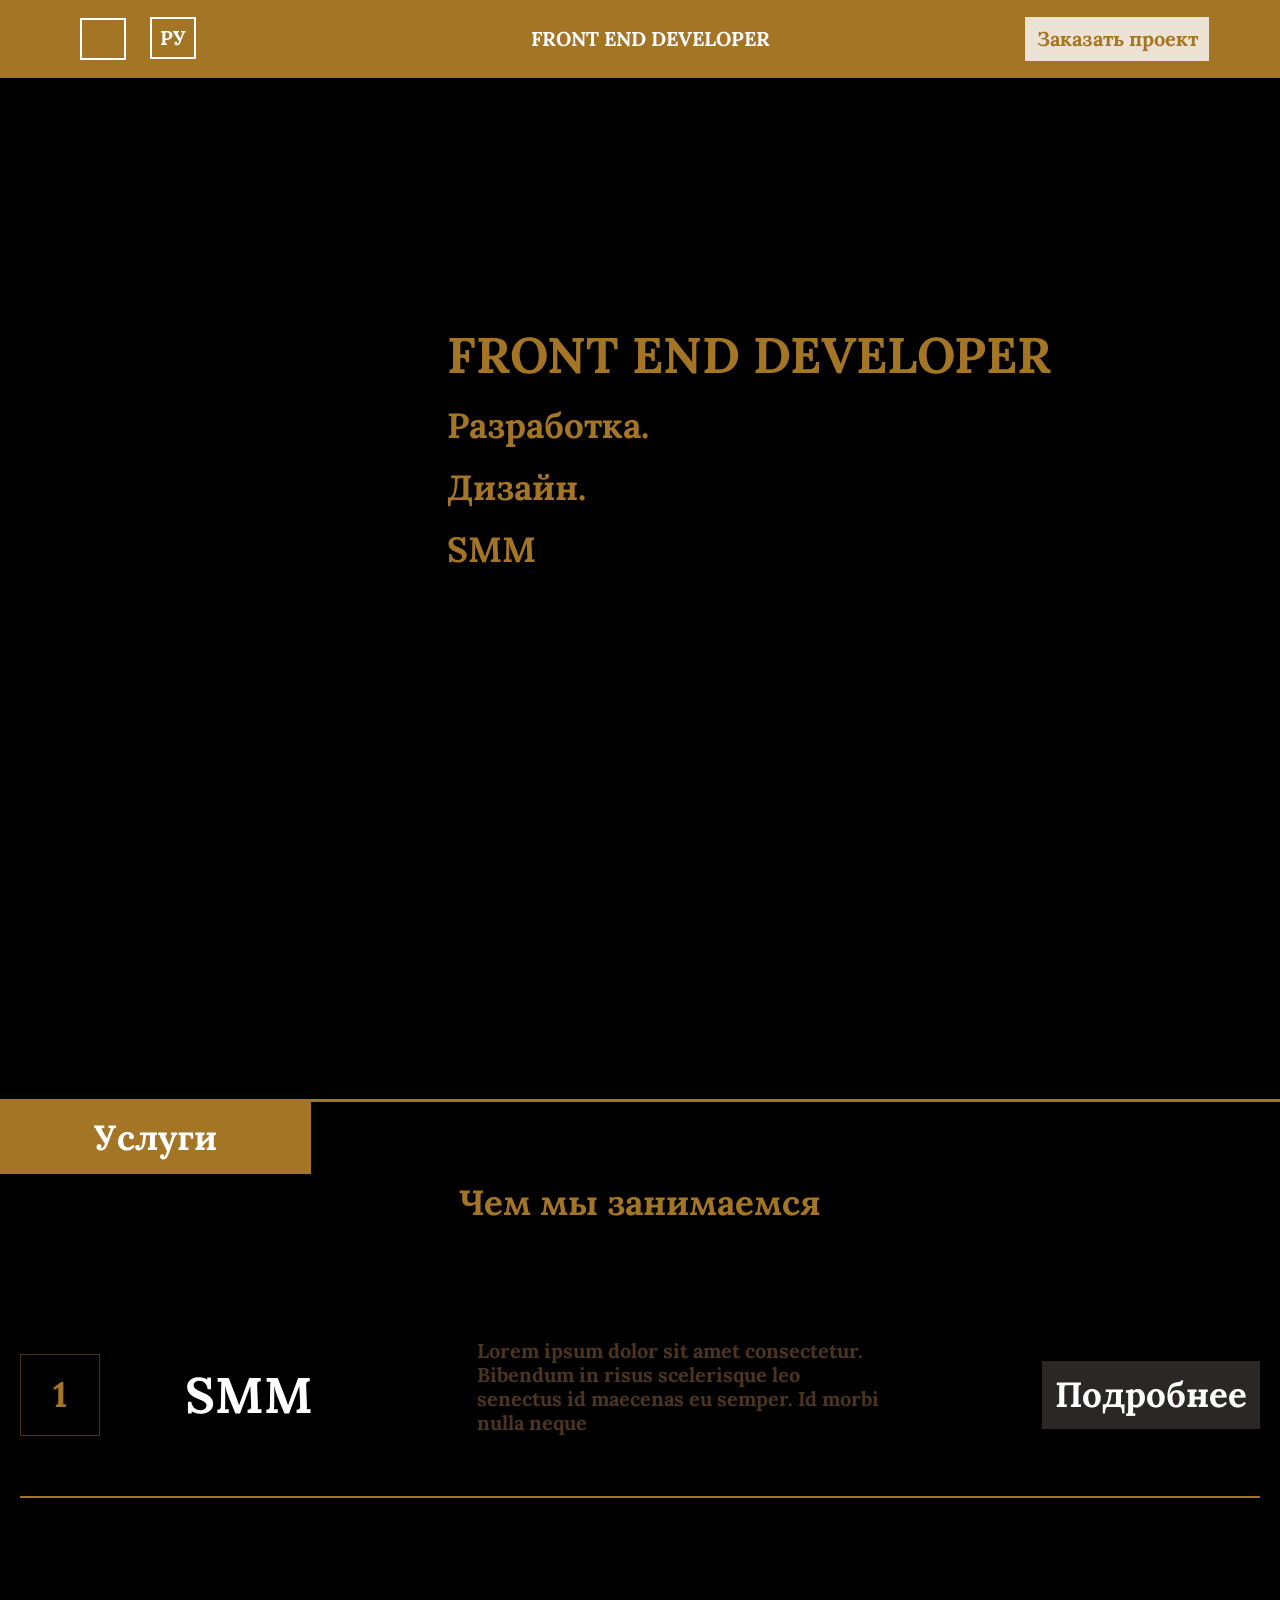
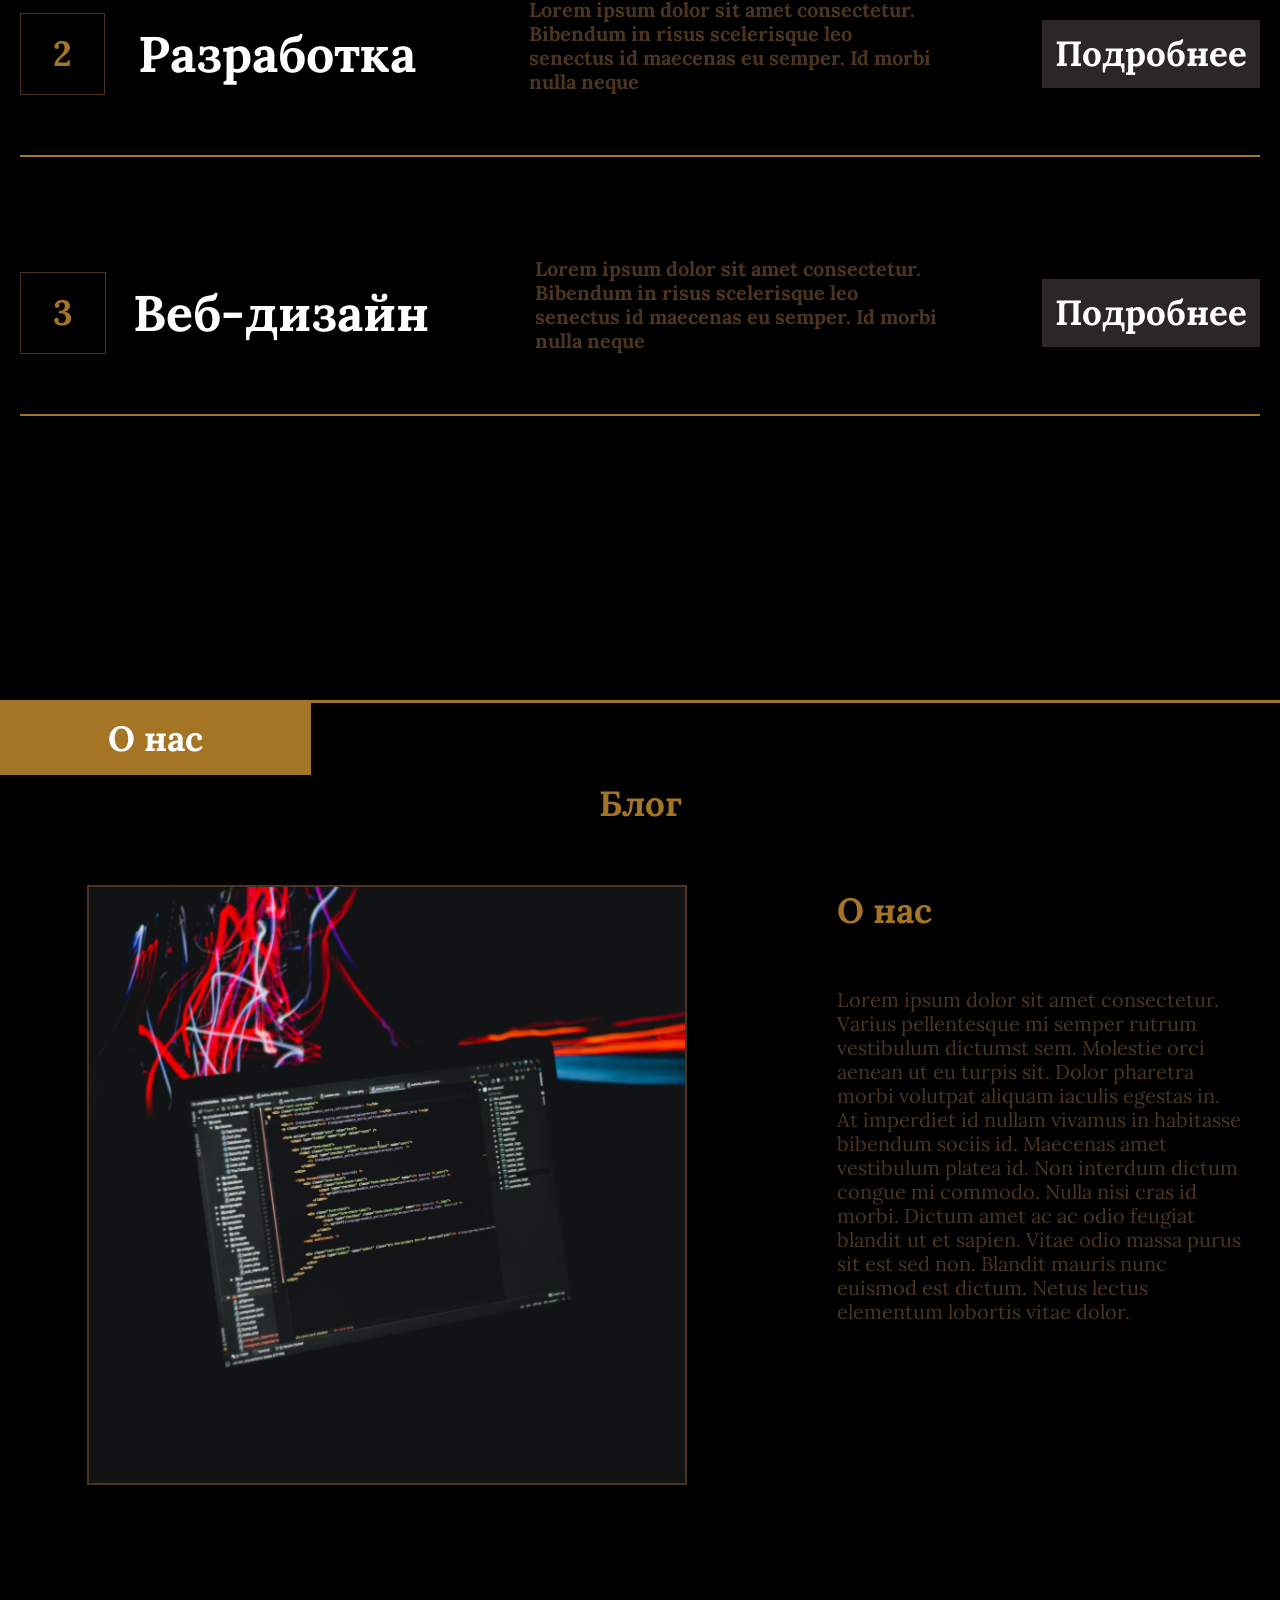
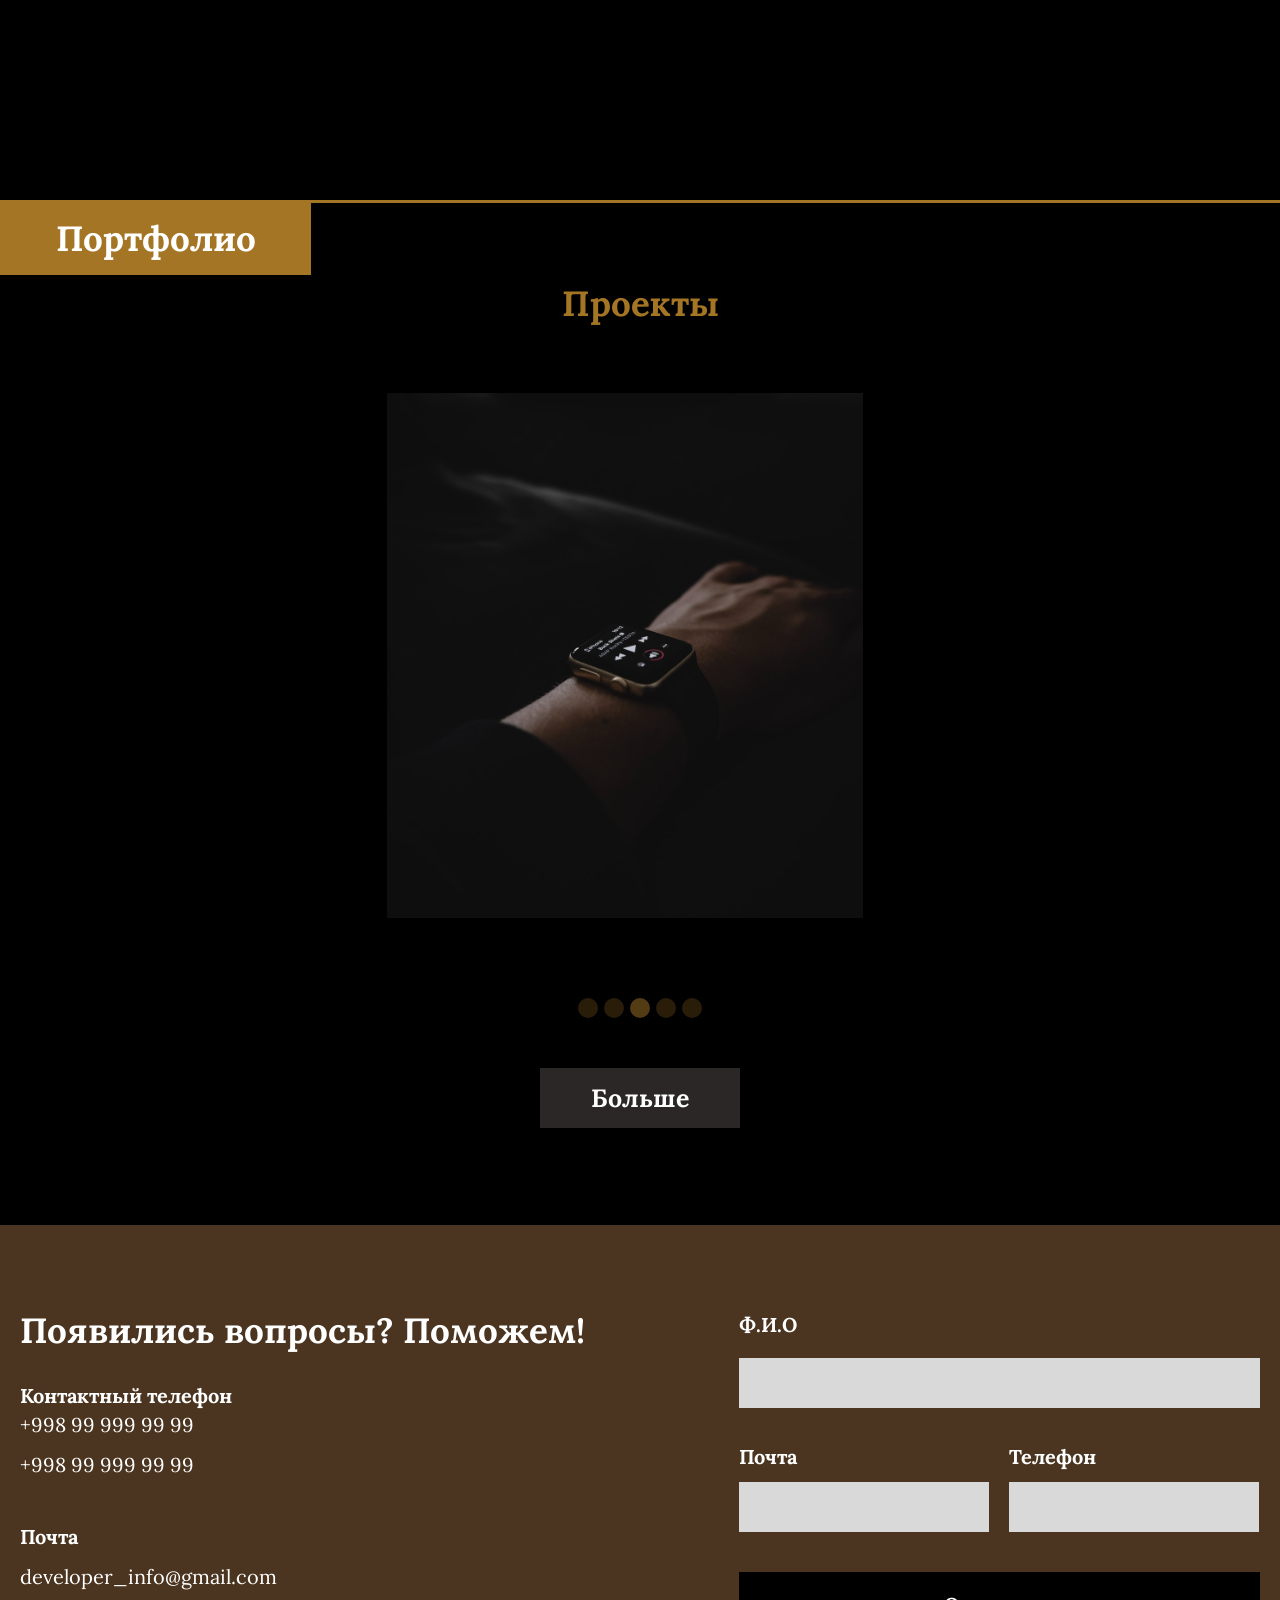
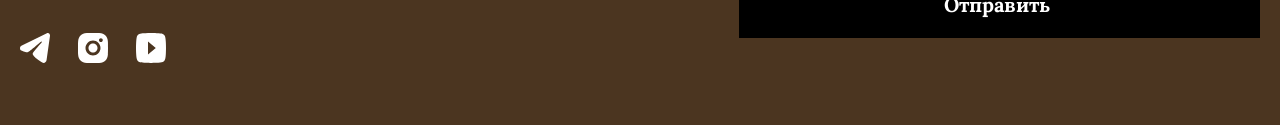
<file: index.html>
<!DOCTYPE html>
<html lang="en">

<head>
  <meta charset="UTF-8" />
  <meta http-equiv="X-UA-Compatible" content="IE=edge" />
  <meta name="viewport" content="width=device-width, initial-scale=1.0" />
  <link href="https://cdn.jsdelivr.net/npm/bootstrap@5.0.2/dist/css/bootstrap.min.css" rel="stylesheet"
    integrity="sha384-EVSTQN3/azprG1Anm3QDgpJLIm9Nao0Yz1ztcQTwFspd3yD65VohhpuuCOmLASjC" crossorigin="anonymous" />
  <link rel="stylesheet" href="style/style.css" />
  <link rel="stylesheet" href="style/media.css" />
  <link rel="stylesheet icon" href="img/logo.svg" />
  <title>FRONT END DEVELOPER</title>
</head>

<body>
  <header class="header">
    <nav class="header__nav">
      <h2 class="header__nav-logo">FRONT END DEVELOPER</h2>
      <button class="header__block-btn2">
        <span class="line"></span>
        <span class="line"></span>
        <span class="line"></span>
        <span class="line"></span>
      </button>
      <div class="header__nav-block">
        <a href="index.html" class="header__nav-text">Главная</a>
        <a href="services.html" class="header__nav-text">Услуги</a>
        <a href="smm.html" class="header__nav-text">О нас</a>
        <a href="portfoliu.html" class="header__nav-text">Портфолио</a>
        <a href="contacts.html" class="header__nav-text">Контакты</a>
      </div>
      <div class="header__nav-blockbtn">
        <button class="header__nav-btn">Заказать проект</button>
        <button class="header__block-btn">РУ</button>
      </div>
    </nav>
  </header>
  <main class="main">
    <section class="main__development">
      <h1 class="main__development-title">FRONT END DEVELOPER</h1>
      <a href="portfoliu.html" class="main__development-text">Разработка.</a>
      <a href="design.html" class="main__development-text">Дизайн.</a>
      <a href="smm.html" class="main__development-text">SMM</a>
    </section>
    <section class="main__services">
      <div class="main__services-we">
        <h3 class="main__services-logo">Услуги</h3>
        <div class="main__services-do">
          <h4 class="main__do">Чем мы занимаемся</h4>
          <div class="main__do-item">
            <div class="container">
              <div class="main__do-items">
                <button class="main__services-btn">1</button>
                <span class="main__do-title">SMM</span>
                <p class="main__do-text">
                  Lorem ipsum dolor sit amet consectetur. Bibendum in risus scelerisque leo senectus id maecenas eu
                  semper. Id morbi nulla neque
                </p>
                <a href="smm.html">
                  <button class="main__do-btn">Подробнее</button>
                </a>
              </div>
              <div class="main_btn"></div>
              <div class="main__do-items">
                <button class="main__services-btn">2</button>
                <span class="main__do-title">Разработка</span>
                <p class="main__do-text">
                  Lorem ipsum dolor sit amet consectetur. Bibendum in risus scelerisque leo senectus id maecenas eu
                  semper. Id morbi nulla neque
                </p>
                <a href="portfoliu.html">
                  <button class="main__do-btn">Подробнее</button>
                </a>
              </div>
              <div class="main_btn"></div>
              <div class="main__do-items">
                <button class="main__services-btn">3</button>
                <span class="main__do-title">Веб-дизайн</span>
                <p class="main__do-text">
                  Lorem ipsum dolor sit amet consectetur. Bibendum in risus scelerisque leo senectus id maecenas eu
                  semper. Id morbi nulla neque
                </p>
                <a href="design.html">
                  <button class="main__do-btn">Подробнее</button>
                </a>
              </div>
              <div class="main_btn"></div>
            </div>
          </div>
        </div>
      </div>
    </section>
    <section class="about">
      <div class="about__block">
        <h3 class="main__services-logo">О нас</h3>
        <div class="about__block-down">
          <h4 class="about__block-title">Блог</h4>
          <div class="about__block-item">
            <div class="container">
              <div class="about__item">
                <div class="about__item-right">
                  <img src="img/computer.svg" alt="" class="about__item-img" />
                </div>
                <div class="about__item-left">
                  <h5 class="about__item-text">О нас</h5>
                  <p class="about__item-title">
                    Lorem ipsum dolor sit amet consectetur. Varius pellentesque mi semper rutrum vestibulum dictumst
                    sem. Molestie orci aenean ut eu turpis
                    sit. Dolor pharetra morbi volutpat aliquam iaculis egestas in. At imperdiet id nullam vivamus in
                    habitasse bibendum sociis id. Maecenas
                    amet vestibulum platea id. Non interdum dictum congue mi commodo. Nulla nisi cras id morbi. Dictum
                    amet ac ac odio feugiat blandit ut et
                    sapien. Vitae odio massa purus sit est sed non. Blandit mauris nunc euismod est dictum. Netus lectus
                    elementum lobortis vitae dolor.
                  </p>
                </div>
              </div>
            </div>
          </div>
        </div>
      </div>
    </section>
    <section class="portfolio">
      <div class="portfolio__projects">
        <h3 class="main__services-logo">Портфолио</h3>
        <div class="portfolio__projects-block">
          <h4 class="portfolio__projects-title">Проекты</h4>
          <div class="portfolio__projects-images">
            <div class="container">
              <div id="slider" class="carousel slide carousel-fade row" data-bs-ride="carousel">
                <div class="slider__flex">
                  <div class="slider__flex-images">
                    <img src="img/img2.svg" alt="" class="img__sliders" />
                    <div class="carousel-inner-text">
                      <p class="carousel-text">Landing page для спортивного зала</p>
                    </div>
                  </div>
                  <div class="carousel-inner">
                    <img src="img/img4.svg" class="carousel-item intro__img" alt="" />
                    <img src="img/img2.svg" class="carousel-item intro__img" alt="" />
                    <img src="img/img1.svg" class="carousel-item intro__img active" alt="" />
                    <img src="img/img3.svg" class="carousel-item intro__img" alt="" />
                    <img src="img/img5.svg" class="carousel-item intro__img" alt="" />
                  </div>
                  <div class="slider__flex-images">
                    <img src="img/img3.svg" alt="" class="img__sliders-ted" />
                    <div class="carousel-inner-title">
                      <p class="carousel-title">Landing page для ресторана</p>
                    </div>
                  </div>
                </div>
                <div class="carousel-indicators intro__indicators">
                  <div data-bs-target="#slider" data-bs-slide-to="0" class="intro__dot"></div>
                  <div data-bs-target="#slider" data-bs-slide-to="1" class="intro__dot"></div>
                  <div data-bs-target="#slider" data-bs-slide-to="2" class="intro__dot active"></div>
                  <div data-bs-target="#slider" data-bs-slide-to="3" class="intro__dot"></div>
                  <div data-bs-target="#slider" data-bs-slide-to="4" class="intro__dot"></div>
                </div>
              </div>
            </div>
          </div>
          <a href="portfoliu.html">
            <button class="portfolio__projects-btn">Больше</button>
          </a>
        </div>
      </div>
    </section>
  </main>
  <footer class="footer">
    <section class="footer__questions">
      <div class="container">
        <div class="footer__questions-block">
          <div class="footer__questions-right">
            <h3 class="footer__questions-logo">Появились вопросы? Поможем!</h3>
            <div class="footer__questions-contacts">
              <h5 class="footer__contacts-title">Контактный телефон</h5>
              <p class="footer__contacts-text">+998 99 999 99 99</p>
              <p class="footer__contacts-text">+998 99 999 99 99</p>
            </div>
            <div class="footer__questions-mail">
              <h5 class="footer__mail-title">Почта</h5>
              <p class="footer__mail-text">developer_info@gmail.com</p>
            </div>
            <div class="footer__questions-images">
              <img src="img/tel.svg" alt="" class="footer__images-teg" />
              <img src="img/inst.svg" alt="" class="footer__images-teg" />
              <img src="img/you.svg" alt="" class="footer__images-teg" />
            </div>
          </div>
          <div class="footer__questions-right-strip"></div>
          <div class="footer__questions-left">
            <div class="footer__fullname">
              <h5 class="footer__fullname-title">Ф.И.О</h5>
              <input type="text" class="footer__fullname-input" />
            </div>
            <div class="footer__mailcont">
              <div class="footer__mailcont-right">
                <h5 class="footer__mailcont-title">Почта</h5>
                <input type="text" class="footer__mailcont-input" />
              </div>
              <div class="footer__mailcont-left">
                <h5 class="footer__mailcont-title">Телефон</h5>
                <input type="text" class="footer__mailcont-input" />
              </div>
            </div>
            <div class="footer__send">
              <h5 class="footer__send-title">Отправить</h5>
            </div>
          </div>
        </div>
      </div>
    </section>
  </footer>
  <script src="https://cdn.jsdelivr.net/npm/bootstrap@5.0.2/dist/js/bootstrap.bundle.min.js"
    integrity="sha384-MrcW6ZMFYlzcLA8Nl+NtUVF0sA7MsXsP1UyJoMp4YLEuNSfAP+JcXn/tWtIaxVXM" crossorigin="anonymous">
  </script>
  <script src="style/script.js"></script>
</body>

</html>
</file>
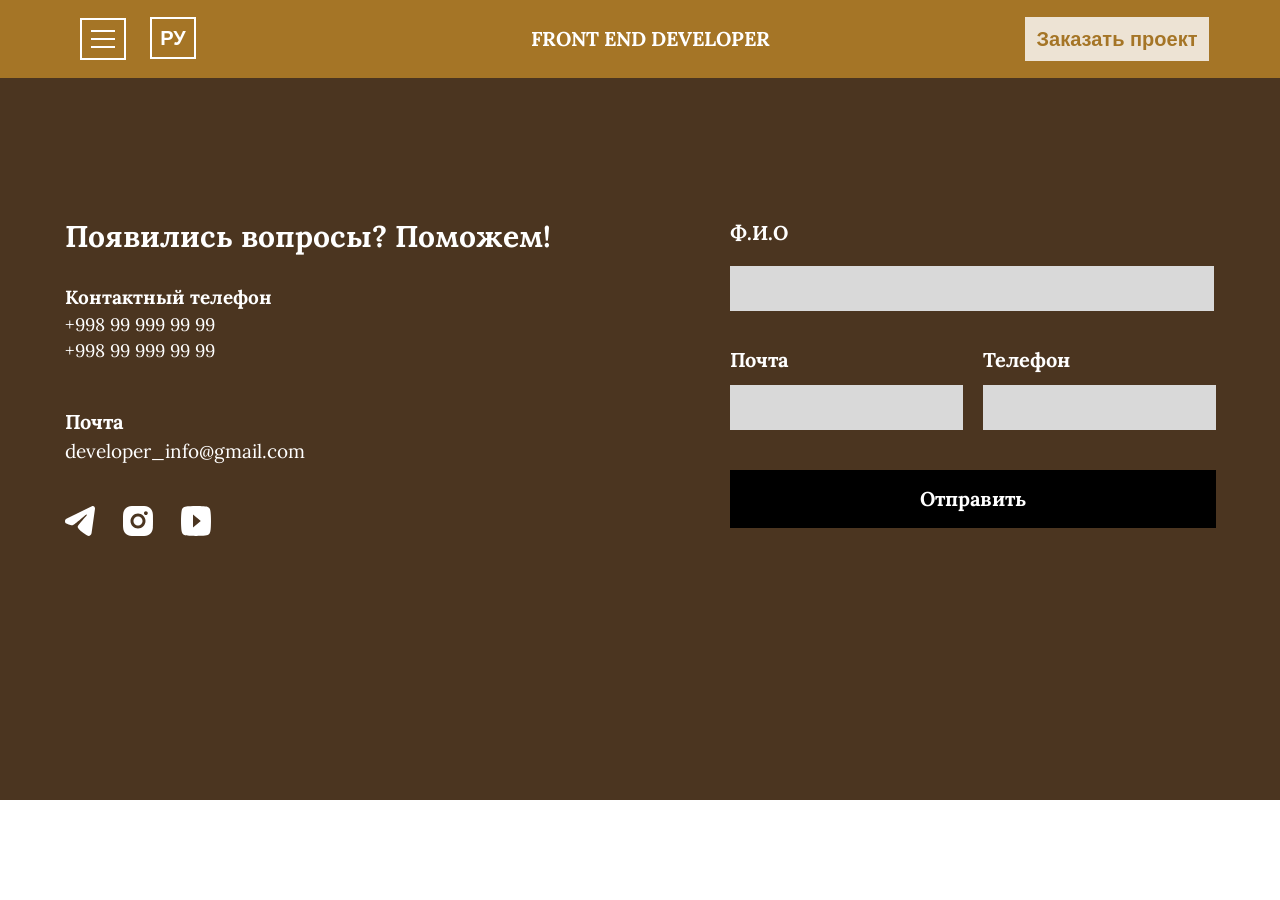
<file: contacts.html>
<!DOCTYPE html>
<html lang="en">

<head>
    <meta charset="UTF-8">
    <meta http-equiv="X-UA-Compatible" content="IE=edge">
    <meta name="viewport" content="width=device-width, initial-scale=1.0">
    <link rel="stylesheet" href="style/styleCont.css">
    <link rel="stylesheet" href="style/mediaCont.css">
    <link rel="stylesheet icon" href="img/contacts.png">
    <title>Contacts</title>
</head>

<body>
    <header class="header">
        <nav class="header__nav">
            <a href="index.html" class="header__nav-logo">FRONT END DEVELOPER</a>
            <button class="header__block-btn2">
                <span class="line"></span>
                <span class="line"></span>
                <span class="line"></span>
                <span class="line"></span>
            </button>
            <div class="header__nav-block">
                <a href="index.html" class="header__nav-text">Главная</a>
                <a href="services.html" class="header__nav-text">Услуги</a>
                <a href="smm.html" class="header__nav-text">О нас</a>
                <a href="portfoliu.html" class="header__nav-text">Портфолио</a>
                <a href="contacts.html" class="header__nav-text">Контакты</a>
            </div>
            <div class="header__nav-blockbtn">
                <button class="header__nav-btn">Заказать проект</button>
                <button class="header__block-btn">РУ</button>

            </div>
        </nav>
    </header>
    <main class="contact">
        <section class="contact__questions">
            <div class="container">
                <div class="contact__questions-block">
                    <div class="contact__questions-right">
                        <h3 class="contact__questions-logo">Появились вопросы? Поможем!</h3>
                        <div class="contact__questions-contacts">
                            <h5 class="contact__contacts-title">Контактный телефон</h5>
                            <p class="contact__contacts-text">+998 99 999 99 99</p>
                            <p class="contact__contacts-text">+998 99 999 99 99</p>
                        </div>
                        <div class="contact__questions-mail">
                            <h5 class="contact__mail-title">Почта</h5>
                            <p class="contact__mail-text">developer_info@gmail.com</p>
                        </div>
                        <div class="contact__questions-images">
                            <img src="img/tel.svg" alt="" class="contact__images-teg">
                            <img src="img/inst.svg" alt="" class="contact__images-teg">
                            <img src="img/you.svg" alt="" class="contact__images-teg">
                        </div>
                    </div>
                    <div class="contact__questions-right-strip"></div>
                    <div class="contact__questions-left">
                        <div class="contact__fullname">
                            <h5 class="contact__fullname-title">Ф.И.О</h5>
                            <input type="text" class="contact__fullname-input">
                        </div>
                        <div class="contact__mailcont">
                            <div class="contact__mailcont-right">
                                <h5 class="contact__mailcont-title">Почта</h5>
                                <input type="text" class="contact__mailcont-input">
                            </div>
                            <div class="contact__mailcont-left">
                                <h5 class="contact__mailcont-title">Телефон</h5>
                                <input type="text" class="contact__mailcont-input">
                            </div>
                        </div>
                        <div class="contact__send">
                            <h5 class="contact__send-title">Отправить</h5>
                        </div>
                    </div>
                </div>
            </div>
        </section>
    </main>
    <script src="style/script.js"></script>
</body>

</html>
</file>
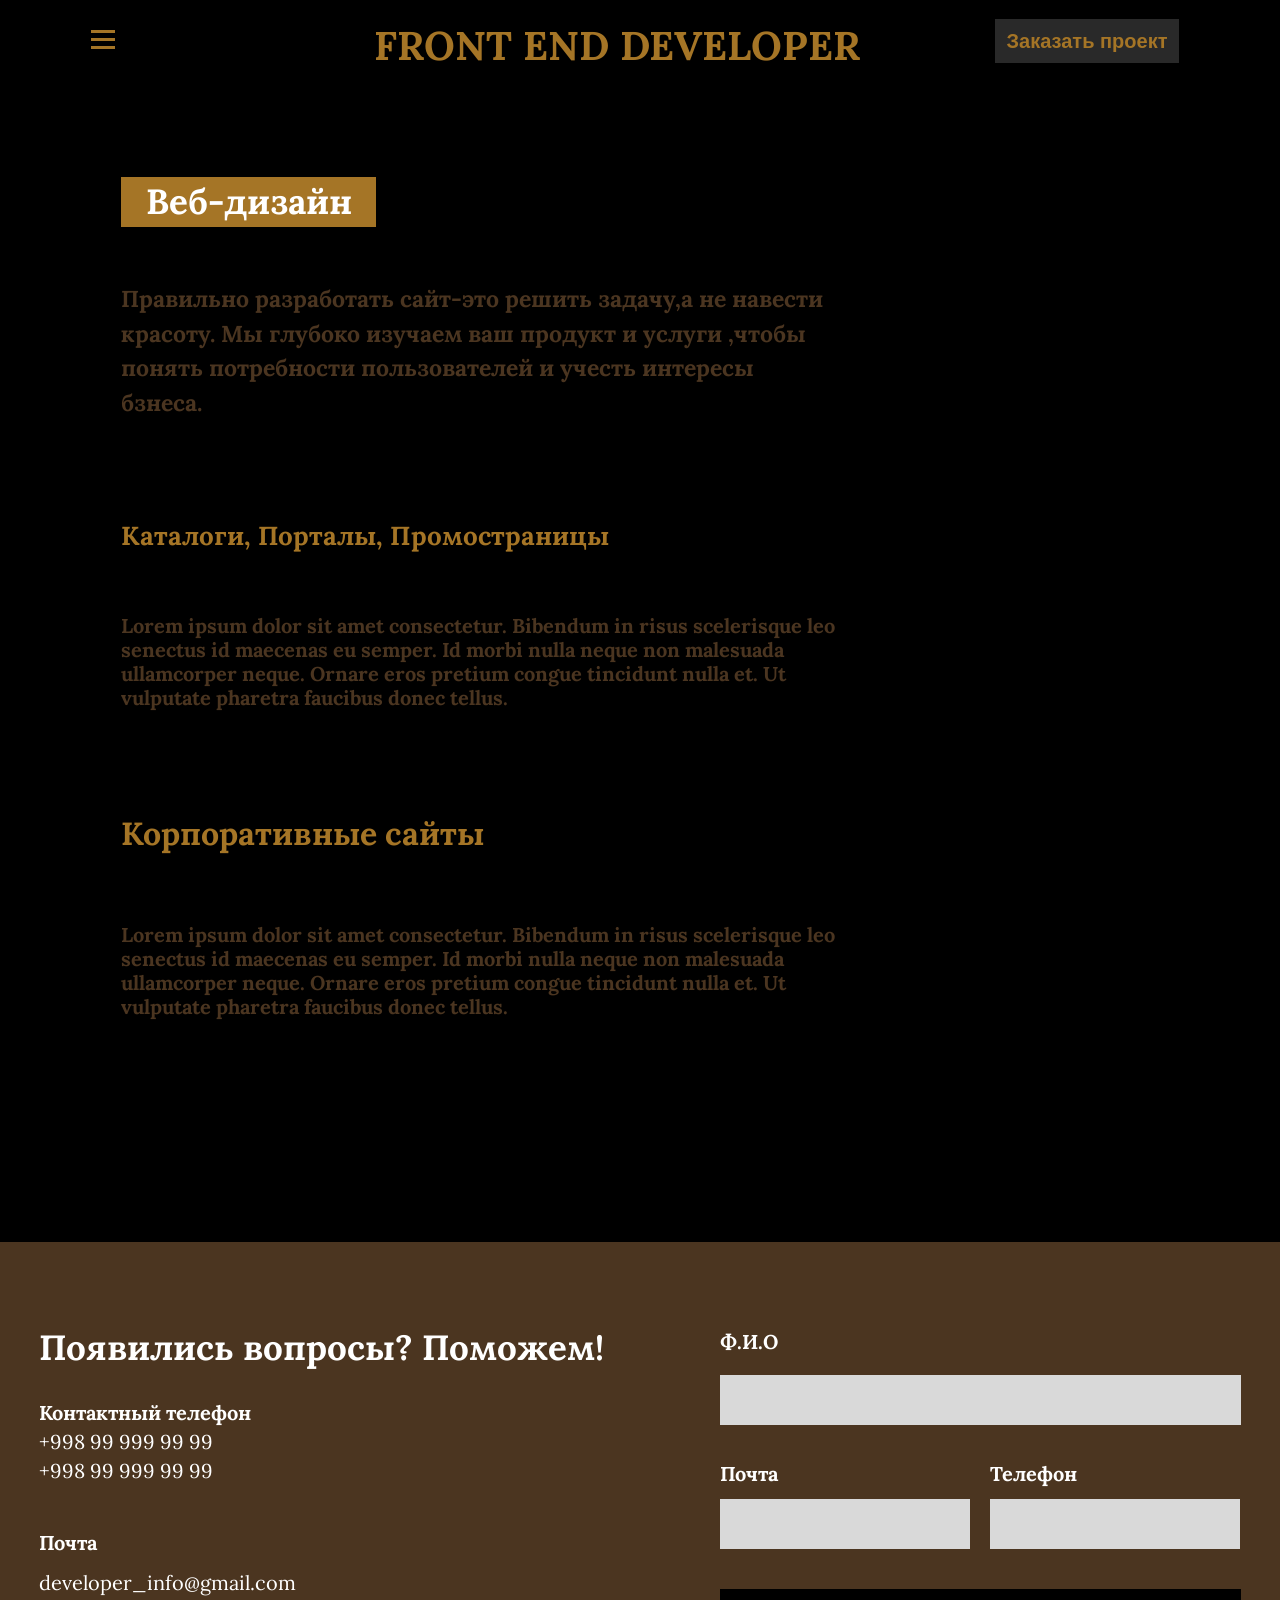
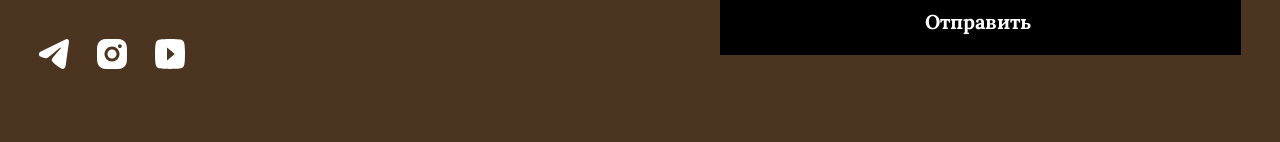
<file: design.html>
<!DOCTYPE html>
<html lang="en">

<head>
    <meta charset="UTF-8">
    <meta http-equiv="X-UA-Compatible" content="IE=edge">
    <meta name="viewport" content="width=device-width, initial-scale=1.0">
    <link rel="stylesheet" href="style/styleDes.css">
    <link rel="stylesheet" href="style/mediaDes.css">
    <link rel="stylesheet icon" href="img/design.png">
    <title>Веб-дизайн</title>
</head>

<body>
    <header class="design">
        <nav class="design__nav">
            <a href="index.html" class="design__nav-logo">FRONT END DEVELOPER</a>
            <button class="header__block-btn2">
                <span class="design-line"></span>
                <span class="design-line"></span>
                <span class="design-line"></span>
                <span class="design-line"></span>
            </button>
            <div class="header__nav-block">
                <a href="index.html" class="design__nav-text">Главная</a>
                <a href="services.html" class="design__nav-text">Услуги</a>
                <a href="smm.html" class="design__nav-text">О нас</a>
                <a href="portfoliu.html" class="design__nav-text">Портфолио</a>
                <a href="contacts.html" class="design__nav-text">Контакты</a>
            </div>
            <div class="design__nav-blockbtn">
                <button class="design__nav-btn">Заказать проект</button>
            </div>
        </nav>
    </header>
    <main class="design-main">
        <section class="design__marketing">
            <div class="design__marketing-block">
                <div class="design__marketing-part">
                    <h3 class="design__part-logo">Веб-дизайн</h3>
                    <p class="design__part-text">Правильно разработать сайт-это решить задачу,а не навести красоту. Мы
                        глубоко
                        изучаем ваш продукт и услуги ,чтобы понять потребности пользователей и учесть
                        интересы бзнеса.</p>
                </div>
                <div class="design__marketing-onlayn">
                    <h3 class="design__onlayn-title">Каталоги, Порталы, Промостраницы</h3>
                    <p class="design__onlayn-text">Lorem ipsum dolor sit amet consectetur. Bibendum in risus scelerisque
                        leo
                        senectus id maecenas eu semper. Id morbi nulla neque
                        non malesuada ullamcorper neque. Ornare eros pretium congue
                        tincidunt nulla et. Ut vulputate pharetra faucibus donec tellus.</p>
                </div>
                <div class="design__marketing-net">
                    <h3 class="design__net-title">Корпоративные сайты</h3>
                    <p class="design__net-text">Lorem ipsum dolor sit amet consectetur. Bibendum in risus scelerisque
                        leo
                        senectus id maecenas eu semper. Id morbi nulla neque
                        non malesuada ullamcorper neque. Ornare eros pretium congue
                        tincidunt nulla et. Ut vulputate pharetra faucibus donec tellus.</p>
                </div>
            </div>
        </section>
    </main>
    <footer class="design-footer">
        <section class="design__questions">
            <div class="container">
                <div class="design__questions-block">
                    <div class="design__questions-right">
                        <h3 class="design__questions-logo">Появились вопросы? Поможем!</h3>
                        <div class="design__questions-contacts">
                            <h5 class="design__contacts-title">Контактный телефон</h5>
                            <p class="design__contacts-text">+998 99 999 99 99</p>
                            <p class="design__contacts-text">+998 99 999 99 99</p>
                        </div>
                        <div class="design__questions-mail">
                            <h5 class="design__mail-title">Почта</h5>
                            <p class="design__mail-text">developer_info@gmail.com</p>
                        </div>
                        <div class="design__questions-images">
                            <img src="img/tel.svg" alt="" class="design__images-teg">
                            <img src="img/inst.svg" alt="" class="design__images-teg">
                            <img src="img/you.svg" alt="" class="design__images-teg">
                        </div>
                    </div>
                    <div class="design__questions-right-strip"></div>
                    <div class="design__questions-left">
                        <div class="design__fullname">
                            <h5 class="design__fullname-title">Ф.И.О</h5>
                            <input type="text" class="design__fullname-input">
                        </div>
                        <div class="design__mailcont">
                            <div class="design__mailcont-right">
                                <h5 class="design__mailcont-title">Почта</h5>
                                <input type="text" class="design__mailcont-input">
                            </div>
                            <div class="design__mailcont-left">
                                <h5 class="design__mailcont-title">Телефон</h5>
                                <input type="text" class="design__mailcont-input">
                            </div>
                        </div>
                        <div class="design__send">
                            <h5 class="design__send-title">Отправить</h5>
                        </div>
                    </div>
                </div>
            </div>
        </section>
    </footer>
    <script src="style/script.js"></script>
</body>

</html>
</file>
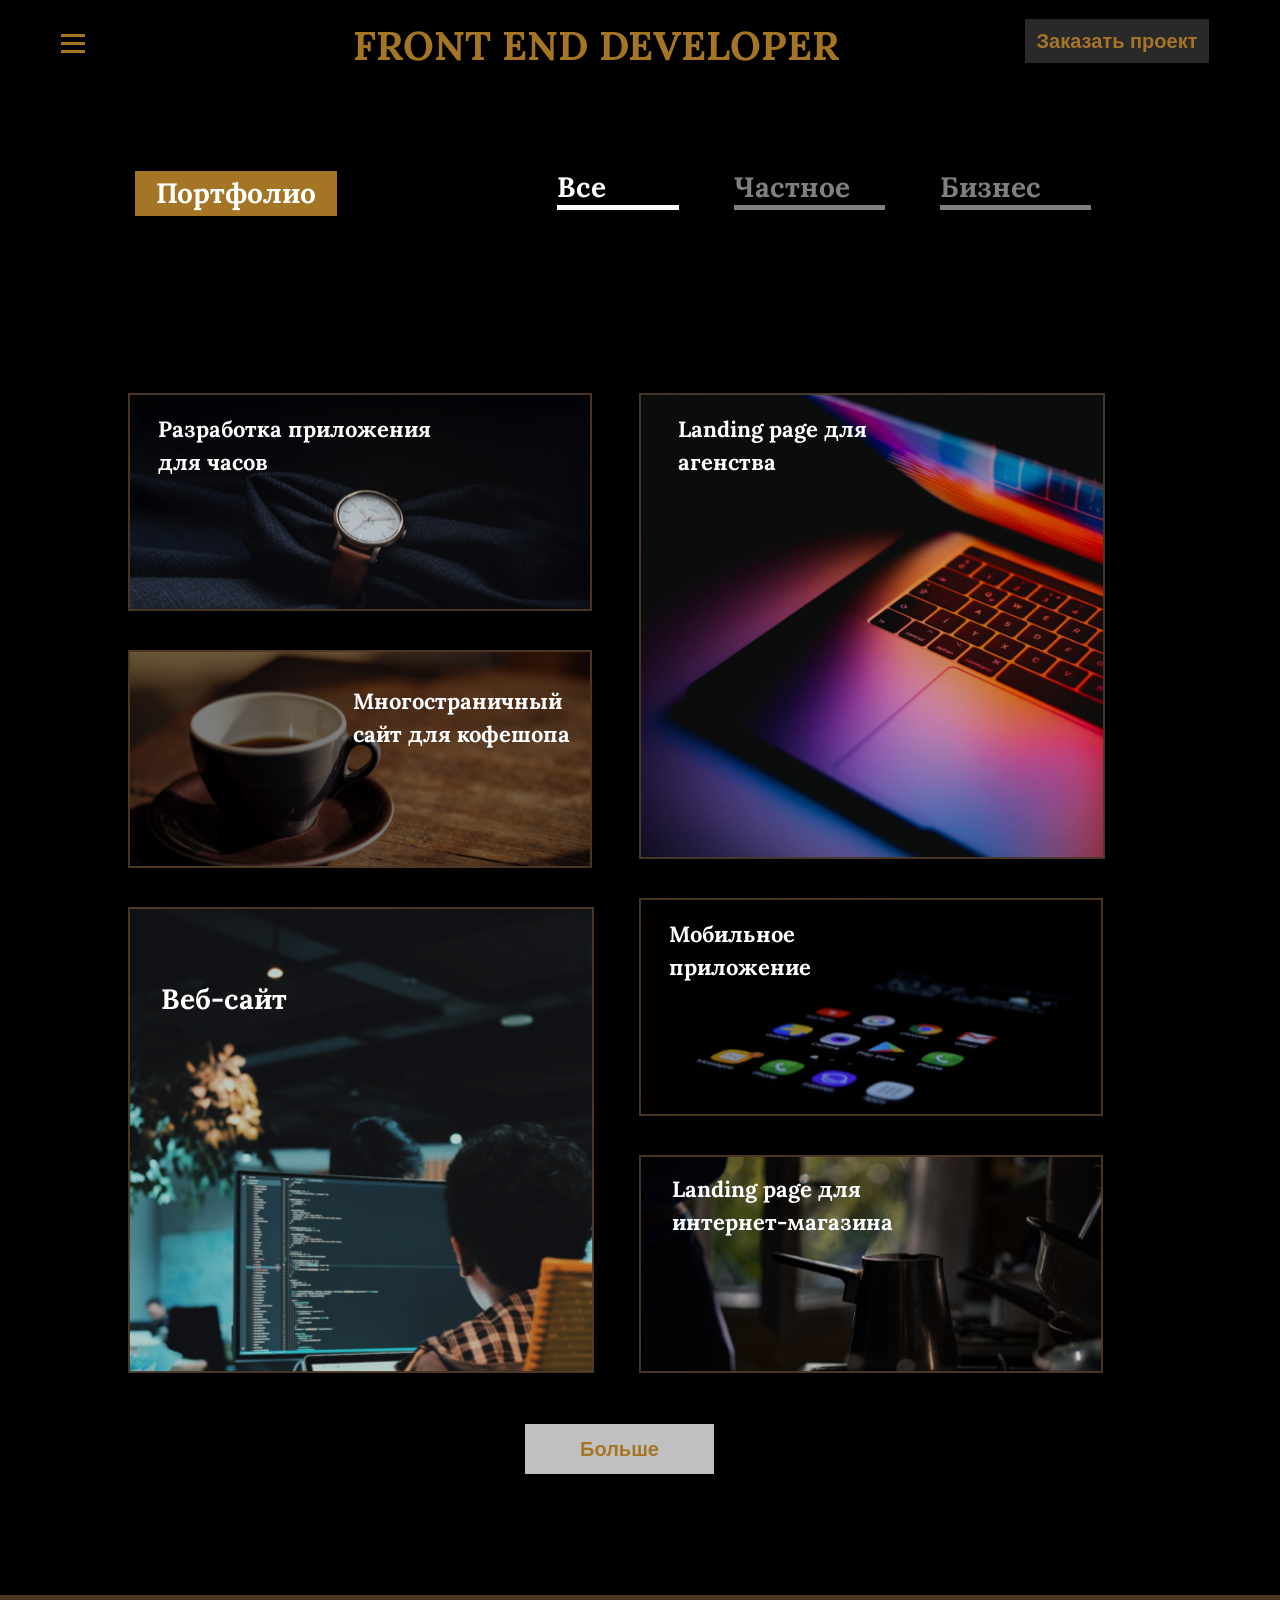
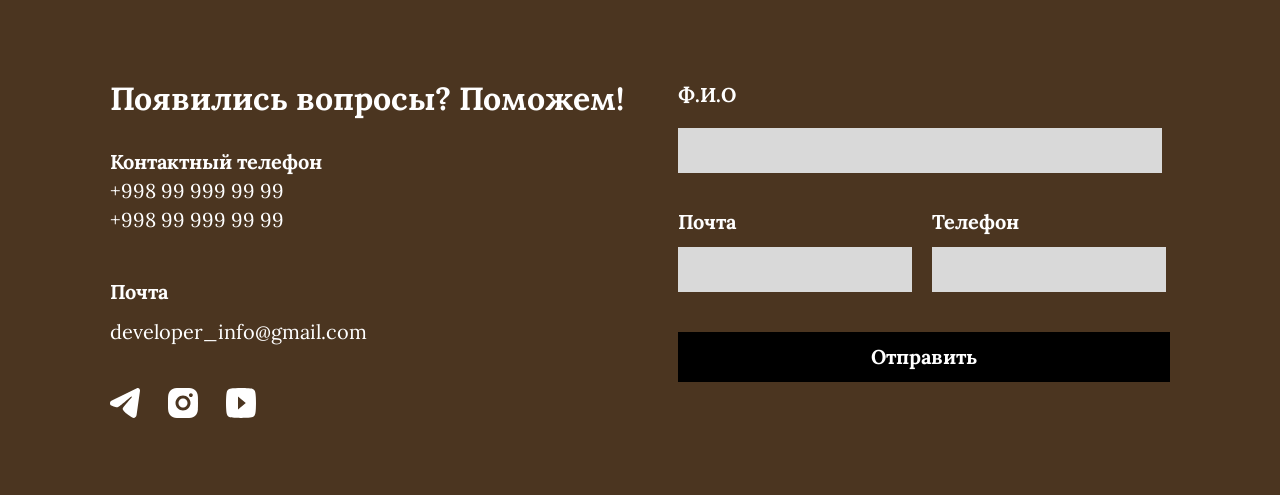
<file: portfoliu.html>
<!DOCTYPE html>
<html lang="en">

<head>
  <meta charset="UTF-8" />
  <meta http-equiv="X-UA-Compatible" content="IE=edge" />
  <meta name="viewport" content="width=device-width, initial-scale=1.0" />
  <link rel="stylesheet" href="style/stylePorf.css" />
  <link rel="stylesheet" href="style/mediaPorf.css" />
  <link rel="stylesheet icon" href="img/portfolio-logo.jpg" />
  <title>Портфолио</title>
</head>

<body>
  <header class="portfoliu">
    <nav class="portfoliu__nav">
      <a href="index.html" class="portfoliu__nav-logo">FRONT END DEVELOPER</a>
      <button class="header__block-btn2">
        <span class="portfoliu-line"></span>
        <span class="portfoliu-line"></span>
        <span class="portfoliu-line"></span>
        <span class="portfoliu-line"></span>
      </button>
      <div class="header__nav-block">
        <a href="index.html" class="portfoliu__nav-text">Главная</a>
        <a href="services.html" class="portfoliu__nav-text">Услуги</a>
        <a href="smm.html" class="portfoliu__nav-text">О нас</a>
        <a href="portfoliu.html" class="portfoliu__nav-text">Портфолио</a>
        <a href="contacts.html" class="portfoliu__nav-text">Контакты</a>
      </div>
      <div class="portfoliu__nav-blockbtn">
        <button class="portfoliu__nav-btn">Заказать проект</button>
      </div>
    </nav>
  </header>
  <main class="portfoliu-main">
    <section class="portfoliu__nosinc">
      <div class="portfoliu__nosinc-logo">
        <h3 class="portfoliu__nosinc-logo-title">Портфолио</h3>
      </div>
      <div class="portfoliu__nosinc-items">
        <p class="portfoliu__nosinc-items-text">Все</p>
        <p class="portfoliu__nosinc-items-texts">Частное</p>
        <p class="portfoliu__nosinc-items-texts">Бизнес</p>
      </div>
    </section>
    <section class="portfoliu__images">
      <div class="portfoliu__images-left">
        <div class="portfoliu__images-left-item">
          <img src="img/portfolio-1.svg" alt="" class="portfoliu__item-img-watch" />
          <div class="portfoliu__item-text_watch">
            <p class="portfoliu__item-text-watch">Разработка приложения для часов</p>
          </div>
        </div>
        <div class="portfoliu__images-left-item">
          <img src="img/portfolio-2.svg" alt="" class="portfoliu__item-img-cofe" />
          <div class="portfoliu__item-text_cofe">
            <p class="portfoliu__item-text-cofe">Многостраничный сайт для кофешопа</p>
          </div>
        </div>
        <div class="portfoliu__images-left-item">
          <img src="img/img5.svg" alt="" class="portfoliu__item-img-veb" />
          <div class="portfoliu__item-text_veb">
            <p class="portfoliu__item-text-veb">Веб-сайт</p>
          </div>
        </div>
      </div>
      <div class="portfoliu__images-right">
        <div class="portfoliu__images-left-item">
          <img src="img/img4.svg" alt="" class="portfoliu__item-img-agents" />
          <div class="portfoliu__item-text_agents">
            <p class="portfoliu__item-text-agents">Landing page для агенства</p>
          </div>
        </div>
        <div class="portfoliu__images-left-item">
          <img src="img/portfolio-3.svg" alt="" class="portfoliu__item-img-mobile" />
          <div class="portfoliu__item-text_mobile">
            <p class="portfoliu__item-text-mobile">Мобильное приложение</p>
          </div>
        </div>
        <div class="portfoliu__images-left-item">
          <img src="img/portfolio-4.svg" alt="" class="portfoliu__item-img-inter" />
          <div class="portfoliu__item-text_inter">
            <p class="portfoliu__item-text-inter">Landing page для интернет-магазина</p>
          </div>
        </div>
      </div>
    </section>
    <div class="portfoliu-btn">
      <button class="portfoliu-btn-text">Больше</button>
    </div>
  </main>
  <footer class="portfoliu-footer">
    <section class="portfoliu__questions">
      <div class="container">
        <div class="portfoliu__questions-block">
          <div class="portfoliu__questions-right">
            <h3 class="portfoliu__questions-logo">Появились вопросы? Поможем!</h3>
            <div class="portfoliu__questions-contacts">
              <h5 class="portfoliu__contacts-title">Контактный телефон</h5>
              <p class="portfoliu__contacts-text">+998 99 999 99 99</p>
              <p class="portfoliu__contacts-text">+998 99 999 99 99</p>
            </div>
            <div class="portfoliu__questions-mail">
              <h5 class="portfoliu__mail-title">Почта</h5>
              <p class="portfoliu__mail-text">developer_info@gmail.com</p>
            </div>
            <div class="portfoliu__questions-images">
              <img src="img/tel.svg" alt="" class="portfoliu__images-teg" />
              <img src="img/inst.svg" alt="" class="portfoliu__images-teg" />
              <img src="img/you.svg" alt="" class="portfoliu__images-teg" />
            </div>
          </div>
          <div class="portfoliu__questions-right-strip"></div>
          <div class="portfoliu__questions-left">
            <div class="portfoliu__fullname">
              <h5 class="portfoliu__fullname-title">Ф.И.О</h5>
              <input type="text" class="portfoliu__fullname-input" />
            </div>
            <div class="portfoliu__mailcont">
              <div class="portfoliu__mailcont-right">
                <h5 class="portfoliu__mailcont-title">Почта</h5>
                <input type="text" class="portfoliu__mailcont-input" />
              </div>
              <div class="portfoliu__mailcont-left">
                <h5 class="portfoliu__mailcont-title">Телефон</h5>
                <input type="text" class="portfoliu__mailcont-input" />
              </div>
            </div>
            <div class="portfoliu__send">
              <h5 class="portfoliu__send-title">Отправить</h5>
            </div>
          </div>
        </div>
      </div>
    </section>
  </footer>
  <script src="style/script.js"></script>
</body>

</html>
</file>
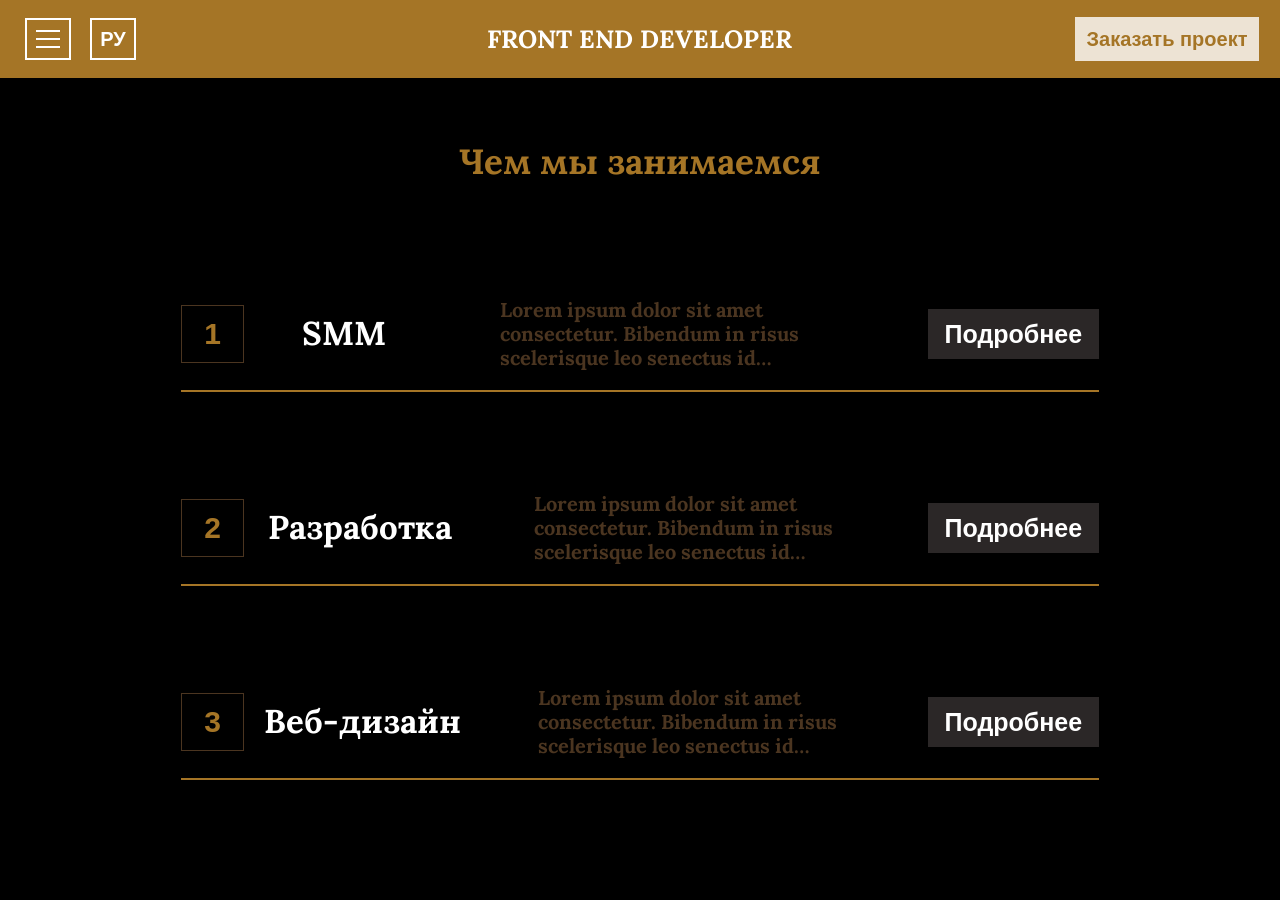
<file: services.html>
<!DOCTYPE html>
<html lang="en">

<head>
    <meta charset="UTF-8">
    <meta http-equiv="X-UA-Compatible" content="IE=edge">
    <meta name="viewport" content="width=device-width, initial-scale=1.0">
    <link rel="stylesheet" href="style/styleSer.css">
    <link rel="stylesheet" href="style/mediaSer.css">
    <link rel="stylesheet icon" href="img/services.png">
    <title>Services</title>
</head>

<body>
    <header class="header">
        <nav class="header__nav">
            <a href="index.html" class="header__nav-logo">FRONT END DEVELOPER</a>
            <button class="header__block-btn2">
                <span class="line"></span>
                <span class="line"></span>
                <span class="line"></span>
                <span class="line"></span>
            </button>
            <div class="header__nav-block">
                <a href="index.html" class="header__nav-text">Главная</a>
                <a href="services.html" class="header__nav-text">Услуги</a>
                <a href="smm.html" class="header__nav-text">О нас</a>
                <a href="portfoliu.html" class="header__nav-text">Портфолио</a>
                <a href="contacts.html" class="header__nav-text">Контакты</a>
            </div>
            <div class="header__nav-blockbtn">
                <button class="header__nav-btn">Заказать проект</button>
                <button class="header__block-btn">РУ</button>
            </div>
        </nav>
    </header>
    <main class="main">
        <section class="services">
            <div class="services-we">
                <div class="services-do">
                    <h4 class="services__do">Чем мы занимаемся</h4>
                    <div class="services__do-item">
                        <div class="container">
                            <div class="services__do-items">
                                <button class="services-btn">1</button>
                                <span class="services__do-title">SMM</span>
                                <p class="services__do-text">Lorem ipsum dolor sit amet consectetur. Bibendum in risus
                                    scelerisque leo
                                    senectus id maecenas eu semper. Id morbi nulla neque</p>
                                <a href="smm.html">
                                    <button class="services__do-btn">Подробнее</button>
                                </a>
                            </div>
                            <div class="services_btn"></div>
                            <div class="services__do-items">
                                <button class="services-btn">2</button>
                                <span class="services__do-title">Разработка</span>
                                <p class="services__do-text">Lorem ipsum dolor sit amet consectetur. Bibendum in risus
                                    scelerisque leo
                                    senectus id maecenas eu semper. Id morbi nulla neque</p>
                                <a href="portfoliu.html">
                                    <button class="services__do-btn">Подробнее</button>
                                </a>
                            </div>
                            <div class="services_btn"></div>
                            <div class="services__do-items">
                                <button class="services-btn">3</button>
                                <span class="services__do-title">Веб-дизайн</span>
                                <p class="services__do-text">Lorem ipsum dolor sit amet consectetur. Bibendum in risus
                                    scelerisque leo
                                    senectus id maecenas eu semper. Id morbi nulla neque</p>
                                <a href="">
                                    <button class="services__do-btn">Подробнее</button>
                                </a>
                            </div>
                            <div class="services_btn"></div>
                        </div>
                    </div>
                </div>
            </div>
        </section>
    </main>
    <script src="style/script.js"></script>
</body>

</html>
</file>
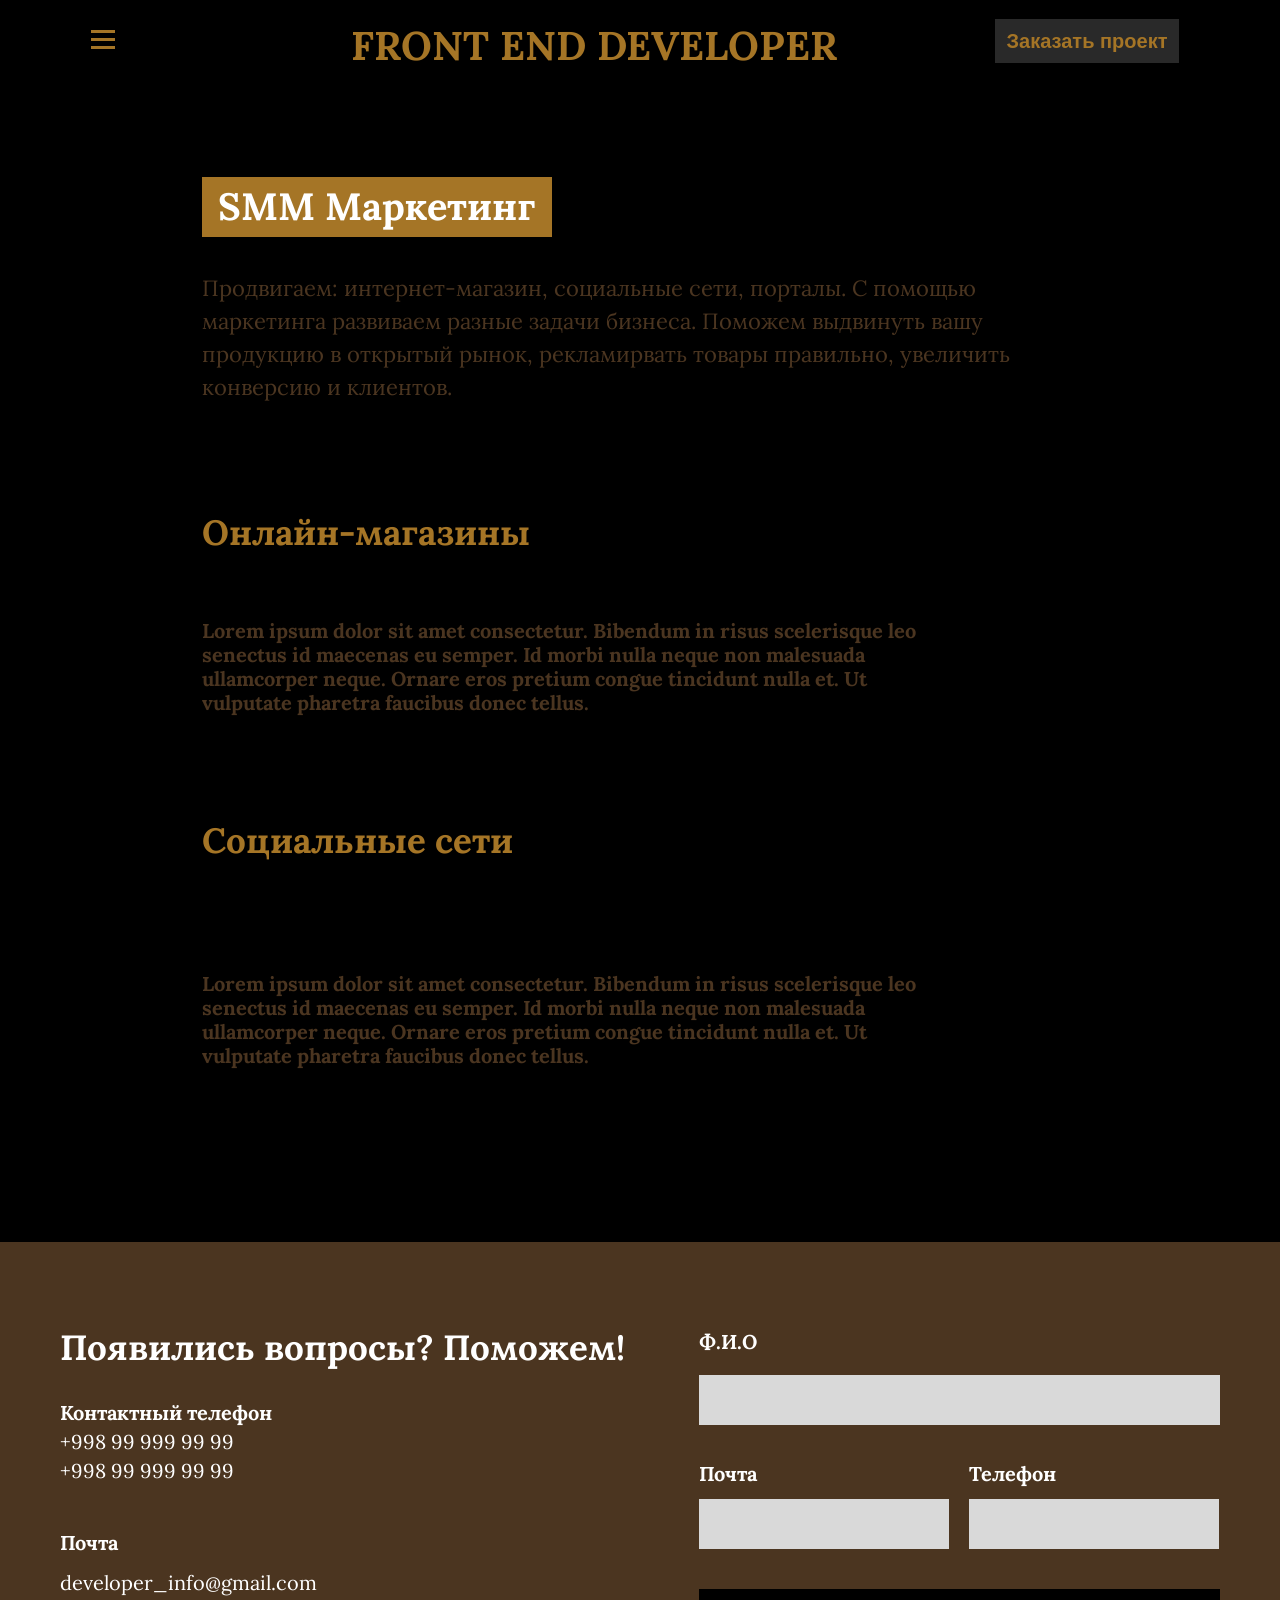
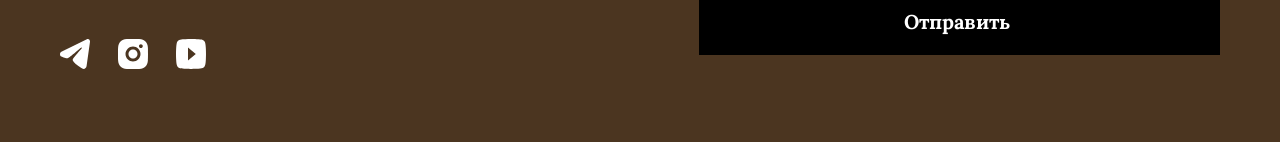
<file: smm.html>
<!DOCTYPE html>
<html lang="en">

<head>
  <meta charset="UTF-8" />
  <meta http-equiv="X-UA-Compatible" content="IE=edge" />
  <meta name="viewport" content="width=device-width, initial-scale=1.0" />
  <link rel="stylesheet" href="style/styleSmm.css" />
  <link rel="stylesheet" href="style/madiaSmm.css" />
  <link rel="stylesheet icon" href="img/smm.jpg" />
  <title>SMM Маркетинг</title>
</head>

<body>
  <header class="smm">
    <nav class="smm__nav">
      <a href="index.html" class="smm__nav-logo">FRONT END DEVELOPER</a>
      <button class="header__block-btn2">
        <span class="smm-line"></span>
        <span class="smm-line"></span>
        <span class="smm-line"></span>
        <span class="smm-line"></span>
      </button>
      <div class="header__nav-block">
        <a href="index.html" class="smm__nav-text">Главная</a>
        <a href="services.html" class="smm__nav-text">Услуги</a>
        <a href="smm.html" class="smm__nav-text">О нас</a>
        <a href="portfoliu.html" class="smm__nav-text">Портфолио</a>
        <a href="contacts.html" class="smm__nav-text">Контакты</a>
      </div>
      <div class="smm__nav-blockbtn">
        <button class="smm__nav-btn">Заказать проект</button>
      </div>
    </nav>
  </header>
  <main class="smm-main">
    <section class="smm__marketing">
      <div class="smm__marketing-block">
        <div class="smm__marketing-part">
          <h3 class="smm__part-logo">SMM Маркетинг</h3>
          <p class="smm__part-text">
            Продвигаем: интернет-магазин, социальные сети, порталы. С помощью маркетинга развиваем разные задачи
            бизнеса. Поможем выдвинуть вашу продукцию в
            открытый рынок, рекламирвать товары правильно, увеличить конверсию и клиентов.
          </p>
        </div>
        <div class="smm__marketing-onlayn">
          <h3 class="smm__onlayn-title">Онлайн-магазины</h3>
          <p class="smm__onlayn-text">
            Lorem ipsum dolor sit amet consectetur. Bibendum in risus scelerisque leo senectus id maecenas eu semper. Id
            morbi nulla neque non malesuada
            ullamcorper neque. Ornare eros pretium congue tincidunt nulla et. Ut vulputate pharetra faucibus donec
            tellus.
          </p>
        </div>
        <div class="smm__marketing-net">
          <h3 class="smm__net-title">Социальные сети</h3>
          <p class="smm__net-text">
            Lorem ipsum dolor sit amet consectetur. Bibendum in risus scelerisque leo senectus id maecenas eu semper. Id
            morbi nulla neque non malesuada
            ullamcorper neque. Ornare eros pretium congue tincidunt nulla et. Ut vulputate pharetra faucibus donec
            tellus.
          </p>
        </div>
      </div>
    </section>
  </main>
  <footer class="smm-footer">
    <section class="smm__questions">
      <div class="container">
        <div class="smm__questions-block">
          <div class="smm__questions-right">
            <h3 class="smm__questions-logo">Появились вопросы? Поможем!</h3>
            <div class="smm__questions-contacts">
              <h5 class="smm__contacts-title">Контактный телефон</h5>
              <p class="smm__contacts-text">+998 99 999 99 99</p>
              <p class="smm__contacts-text">+998 99 999 99 99</p>
            </div>
            <div class="smm__questions-mail">
              <h5 class="smm__mail-title">Почта</h5>
              <p class="smm__mail-text">developer_info@gmail.com</p>
            </div>
            <div class="smm__questions-images">
              <img src="img/tel.svg" alt="" class="smm__images-teg" />
              <img src="img/inst.svg" alt="" class="smm__images-teg" />
              <img src="img/you.svg" alt="" class="smm__images-teg" />
            </div>
          </div>
          <div class="smm__questions-right-strip"></div>
          <div class="smm__questions-left">
            <div class="smm__fullname">
              <h5 class="smm__fullname-title">Ф.И.О</h5>
              <input type="text" class="smm__fullname-input" />
            </div>
            <div class="smm__mailcont">
              <div class="smm__mailcont-right">
                <h5 class="smm__mailcont-title">Почта</h5>
                <input type="text" class="smm__mailcont-input" />
              </div>
              <div class="smm__mailcont-left">
                <h5 class="smm__mailcont-title">Телефон</h5>
                <input type="text" class="smm__mailcont-input" />
              </div>
            </div>
            <div class="smm__send">
              <h5 class="smm__send-title">Отправить</h5>
            </div>
          </div>
        </div>
      </div>
    </section>
  </footer>
  <script src="style/script.js"></script>
</body>

</html>
</file>
<file: style/style.css>
@import "fonts.css";

* {
  margin: 0;
  padding: 0;
  box-sizing: border-box;
}

body {
  font-family: "Lora";
  background: #000000;
	scrollbar-width: none; /* Firefox */
}

body.active {
  overflow: hidden;
}

body::-webkit-scrollbar {
	display: none; /* Safari and Chrome */
}

a {
  text-decoration: none;
}

li {
  list-style: none;
}

img {
  vertical-align: middle;
}

.container {
  max-width: 1440px;
  padding: 0 15px;
  margin: 0 auto;
}

.header__nav {
  position: fixed;
  top: 0;
  left: 0;
  width: 100%;
  display: flex;
  justify-content: space-between;
  align-items: center;
  padding: 17px 71px;
  background: #a57526;
  z-index: 1;
}

.header__nav-block {
  display: flex;
  justify-content: center;
  align-items: center;
  gap: 40px;
}

.header__nav-block.active {
  overflow: auto;
}

.header__nav-btn {
  margin-right: 30px;
}

.header__btn {
  position: absolute;
  top: 17px;
  left: 60px;
  width: 46px;
  height: 44px;
  border: 2px solid #ffffff;
  background: none;
  display: none;
}

.header__nav-btn {
  width: 184px;
  height: 44px;
  border: none;
  background: rgba(255, 255, 255, 0.8);
  font-weight: 700;
  font-size: 20px;
  line-height: 120.5%;
  color: #a57526;
  cursor: pointer;
  transition: 0.4s;
}

.header__nav-btn:hover {
  background: none;
  color: #000000;
  box-shadow: 0 0 5px 1px black;
}

.header__block-btn {
  width: 46px;
  height: 42px;
  background: none;
  border: 2px solid #ffffff;
  font-weight: 700;
  font-size: 20px;
  line-height: 26px;
  color: #ffffff;
  cursor: pointer;
  z-index: -1;
  transition: 0.5s;
}

.header__block-btn2 {
  width: 46px;
  height: 42px;
  background: none;
  border: none;
  outline: none;
  font-weight: 700;
  font-size: 20px;
  line-height: 26px;
  color: #ffffff;
  cursor: pointer;
  transition: 0.5s;
  display: none;
  z-index: 50;
}


.header__block-btn:hover {
  border: 1px solid #000000;
  color: #000000;
  box-shadow: 0 0 5px 1px #000000;
}

.header__nav-logo {
  font-weight: 700;
  font-size: 20px;
  line-height: 26px;
  color: #ffffff;
  cursor: pointer;
  position: relative;
  z-index: 2;
  margin-bottom: 0;
}

.header__nav-text {
  font-weight: 700;
  font-size: 20px;
  line-height: 120.5%;
  color: #ffffff;
  cursor: pointer;
  transition: 0.5s;
}

.header__nav-text:hover {
  color: #000000;
}

/* ========== MAIN ========== */

.main {
  position: relative;
}

.icon-menu {
  display: none;
}

.main__development {
  position: absolute;
  top: 225px;
  right: 229px;
}

.main__development-title {
  font-weight: 700;
  font-size: 50px;
  line-height: 120.5%;
  color: #a57526;
}

.main__development-text {
  font-weight: 700;
  font-size: 35px;
  line-height: 120.5%;
  color: #a57526;
  margin-top: 20px;
  cursor: pointer;
  transition: 0.4s;
  display: flex;
}

.main__development-text:hover {
  color: #ffffff;
}

.main__services {
  position: relative;
}

.main__services-we {
  position: absolute;
  top: 999px;
  left: 0;
  border-top: 3px solid #a57526;
  width: 100%;
}

.main__services-logo {
  width: 311px;
  height: 72px;
  font-weight: 700;
  font-size: 35px;
  line-height: 120.5%;
  color: #ffffff;
  background: #a57526;
  display: flex;
  justify-content: center;
  align-items: center;
}

.main__do {
  font-weight: 700;
  font-size: 35px;
  line-height: 120.5%;
  color: #a57526;
  display: flex;
  justify-content: center;
  align-items: center;
}

.main__services {
  margin-bottom: 100px;
}

.main__do-item {
  display: flex;
  flex-direction: column;
  justify-content: center;
  align-items: center;
  margin-top: 115px;
}

.main__do-items {
  display: flex;
  justify-content: space-between;
  align-items: center;
  margin-bottom: 45px;
}

.main__services-btn {
  border: 1px solid #4b3520;
  padding: 19px 32px;
  background: #000000;
  font-weight: 700;
  font-size: 35px;
  line-height: 120.5%;
  color: #a57526;
  margin-right: 20px;
}

.main__do-title {
  font-weight: 700;
  font-size: 50px;
  line-height: 120.5%;
  color: #ffffff;
}

.main__do-text {
  max-width: 410px;
  font-weight: 700;
  font-size: 20px;
  line-height: 120.5%;
  color: #4b3520;
  margin-right: 90px;
  margin-left: 284px;
}

.main__do-btn {
  width: 218px;
  height: 68px;
  background: #2b2727;
  font-weight: 700;
  font-size: 35px;
  line-height: 120.5%;
  color: #ffffff;
  border: none;
  cursor: pointer;
  transition: 0.5s;
}

.main__do-btn:hover {
  background: #000000;
  color: #a57526;
  border: 1px solid #a57526;
  box-shadow: 0 0 5px 3px #a57526;
}

.main_btn {
  border: 1px solid #a57526;
  margin-bottom: 100px;
}

.about__block-logo {
  width: 282px;
  height: 72px;
  padding: 15px 93px;
  background: #a57526;
  font-weight: 700;
  font-size: 35px;
  line-height: 120.5%;
  color: #ffffff;
}

.about__block-title {
  font-weight: 700;
  font-size: 35px;
  line-height: 120.5%;
  color: #a57526;
  display: flex;
  justify-content: center;
  align-items: center;
  margin-bottom: 60px;
}

.about__block {
  position: absolute;
  top: 2200px;
  left: 0;
  border-top: 3px solid #a57526;
  width: 100%;
}

.about__item-img {
  max-width: 600px;
  width: 100%;
  height: 600px;
  border: 1px solid #4b3520;
  margin-left: 50px;
  margin-right: 283px;
}

.about__item-text {
  font-weight: 700;
  font-size: 35px;
  line-height: 150%;
  color: #a57526;
  margin-bottom: 50px;
}

.about__item-title {
  font-weight: 400;
  font-size: 20px;
  line-height: 120.5%;
  color: #4b3520;
  max-width: 406px;
  width: 100%;
}

.about__item {
  display: flex;
  justify-content: space-between;
}

.portfolio__projects {
  position: absolute;
  top: 3300px;
  left: 0;
  border-top: 3px solid #a57526;
  width: 100%;
}

.portfolio__projects-logo {
  width: 387px;
  height: 72px;
  padding: 15px 93px;
  font-weight: 700;
  font-size: 35px;
  line-height: 120.5%;
  color: #ffffff;
  background: #a57526;
}

.portfolio__projects-title {
  font-weight: 700;
  font-size: 35px;
  line-height: 120.5%;
  color: #a57526;
  display: flex;
  justify-content: center;
  align-items: center;
}

.portfolio__projects-btn {
  width: 200px;
  height: 60px;
  font-weight: 700;
  font-size: 25px;
  line-height: 120.5%;
  color: #ffffff;
  background: #2b2727;
  border: none;
  transition: 0.5s;
  margin-top: 50px;
}

.portfolio__projects-btn:hover {
  color: #a57526;
  background: #000000;
  border: 1px solid #a57526;
  box-shadow: 0 0 5px 3px #a57526;
}

.portfolio__projects-images {
  display: flex;
  flex-direction: column;
  justify-content: center;
  align-items: center;
  margin-top: 60px;
}

.portfolio__projects-block {
  display: flex;
  flex-direction: column;
  justify-content: center;
  align-items: center;
}

.intro__img {
  max-width: 100%;
  width: 100%;
  height: 525px;
  object-fit: contain;
}

.intro__indicators {
  position: static;
  margin-right: -100px;
  margin-left: 0;
  margin-top: 80px;
  margin-bottom: 0;
}

.carousel-indicators [data-bs-target] {
  width: 20px;
  height: 20px;
  border-radius: 50%;
  background: rgba(165, 117, 38, 0.5);
  border: none;
}

.slider__flex {
  width: 1300px;
  display: flex;
  justify-content: center;
  align-items: center;
}

.carousel-fade .carousel-item.active {
  z-index: 0;
  transition: transform .4s ease-in-out;
}


.carousel-inner {
  position: relative;
  max-width: 550px;
  width: 100%;
  overflow: hidden;
}

.img__sliders-ted {
  max-width: 300px;
  height: 420px;
  width: 100%;
}

.img__sliders {
  max-width: 300px;
  height: 420px;
  width: 100%;
}

.carousel-text {
  color: rgba(255, 255, 255, 0.5);
  max-width: 144px;
}

.carousel-inner-text {
  position: absolute;
  top: 420px;
  left: 90px;
}

.carousel-inner-title {
  position: absolute;
  top: 418px;
  right: 105px;
}

.carousel-title {
  color: rgba(255, 255, 255, 0.5);
  max-width: 144px;
}

/* ========== FOOTER ========== */

.footer {
  position: absolute;
  top: 4425px;
  background: #4b3520;
  width: 100%;
  height: 500px;
}

.footer__questions {
  margin-top: 45px;
}

.footer__questions-logo {
  font-weight: 700;
  font-size: 35px;
  line-height: 120.5%;
  color: #ffffff;
  margin-top: 40px;
  margin-bottom: 32px;
}

.footer__questions-contacts {
  margin-bottom: 45px;
}

.footer__contacts-title {
  font-weight: 700;
  font-size: 20px;
  line-height: 120.5%;
  color: #ffffff;
  margin-bottom: 5px;
}

.footer__contacts-text {
  font-weight: 400;
  font-size: 20px;
  line-height: 120.5%;
  color: #ffffff;
  margin-top: 5px;
}

.footer__questions-mail {
  margin-bottom: 41px;
}

.footer__mail-title {
  font-weight: 700;
  font-size: 20px;
  line-height: 150%;
  color: #ffffff;
}

.footer__mail-text {
  font-weight: 400;
  font-size: 20px;
  line-height: 150%;
  color: #ffffff;
  margin-top: 10px;
}

.footer__images-teg {
  margin-right: 24px;
}

.footer__questions-block {
  display: flex;
  justify-content: space-between;
}

.footer__questions-left {
  margin-top: 40px;
}

.footer__fullname-title {
  font-weight: 700;
  font-size: 20px;
  line-height: 150%;
  color: #ffffff;
  margin-bottom: 18px;
}

.footer__fullname-input {
  width: 521px;
  height: 50px;
  background: #d9d9d9;
  border: none;
  outline: none;
  font-size: 23px;
  margin-bottom: 34px;
  text-align: center;
}

.footer__mailcont {
  display: flex;
  margin-bottom: 40px;
}

.footer__mailcont-right {
  margin-right: 20px;
}

.footer__mailcont-title {
  font-weight: 700;
  font-size: 20px;
  line-height: 150%;
  color: #ffffff;
  margin-bottom: 10px;
}

.footer__mailcont-input {
  width: 250px;
  height: 50px;
  background: #d9d9d9;
  border: none;
  outline: none;
  font-size: 20px;
  text-align: center;
}

.footer__send-title {
  background: #000000;
  font-weight: 700;
  font-size: 20px;
  line-height: 150%;
  color: #ffffff;
  padding: 18px 205px;
  border: none;
  cursor: pointer;
  transition: 0.5s;
}

.footer__send-title:hover {
  background: #4b3520;
  color: #ffffff;
  border: 1px solid #a57526;
}

/* ========== CONTACTS ========== */

.contact {
  position: absolute;
  top: 4425px;
  background: #4b3520;
  width: 100%;
  height: 500px;
}

.contact__questions {
  margin-top: 45px;
}

.contact__questions-logo {
  font-weight: 700;
  font-size: 35px;
  line-height: 120.5%;
  color: #ffffff;
  margin-top: 40px;
  margin-bottom: 32px;
}

.contact__questions-contacts {
  margin-bottom: 45px;
}

.contact__contacts-title {
  font-weight: 700;
  font-size: 20px;
  line-height: 120.5%;
  color: #ffffff;
  margin-bottom: 5px;
}

.contact__contacts-text {
  font-weight: 400;
  font-size: 20px;
  line-height: 120.5%;
  color: #ffffff;
  margin-top: 5px;
}

.contact__questions-mail {
  margin-bottom: 41px;
}

.contact__mail-title {
  font-weight: 700;
  font-size: 20px;
  line-height: 150%;
  color: #ffffff;
}

.contact__mail-text {
  font-weight: 400;
  font-size: 20px;
  line-height: 150%;
  color: #ffffff;
  margin-top: 10px;
}

.contact__images-teg {
  margin-right: 24px;
}

.contact__questions-block {
  display: flex;
  justify-content: space-between;
}

.contact__questions-left {
  margin-top: 40px;
}

.contact__fullname-title {
  font-weight: 700;
  font-size: 20px;
  line-height: 150%;
  color: #ffffff;
  margin-bottom: 18px;
}

.contact__fullname-input {
  width: 521px;
  height: 50px;
  background: #d9d9d9;
  border: none;
  outline: none;
  font-size: 23px;
  margin-bottom: 34px;
  text-align: center;
}

.contact__mailcont {
  display: flex;
  margin-bottom: 40px;
}

.contact__mailcont-right {
  margin-right: 20px;
}

.contact__mailcont-title {
  font-weight: 700;
  font-size: 20px;
  line-height: 150%;
  color: #ffffff;
  margin-bottom: 10px;
}

.contact__mailcont-input {
  width: 250px;
  height: 50px;
  background: #d9d9d9;
  border: none;
  outline: none;
  font-size: 20px;
  text-align: center;
}

.contact__send-title {
  background: #000000;
  font-weight: 700;
  font-size: 20px;
  line-height: 150%;
  color: #ffffff;
  padding: 18px 205px;
  border: none;
  cursor: pointer;
  transition: 0.5s;
}

.contact__send-title:hover {
  background: #4b3520;
  color: #ffffff;
  border: 1px solid #a57526;
}
</file>
<file: style/media.css>
@media (max-width: 1400px) {
  .main__do-text {
    margin-left: 100px;
  }

  .about__item {
    display: flex;
    justify-content: center;
  }

  .about__item-img {
    margin-right: 150px;
  }

  .container {
    max-width: 1270px;
  }
}

@media (max-width: 1300px) {
  .header__nav-logo {
    margin-left: 460px;
  }

  .header__nav-btn {
    margin-right: 0px;
  }

  .header__block-btn {
    position: absolute;
    left: 150px;
  }

  .header__block-btn2 {
    position: absolute;
    top: 18px;
    left: 80px;
    display: block;
    border: 2px solid #ffffff;
  }

  .header__nav-block {
    position: fixed;
    width: 100%;
    height: 100%;
    background: #000000;
    top: 0;
    left: -100%;
    flex-direction: column;
    justify-content: center;
    gap: 30px;
    transition: 0.5s;
    opacity: 0;
  }

  .header__nav-block.active {
    left: 0;
    opacity: 0.7;
  }
}

@media (max-width: 1285px) {
  .img__sliders {
    max-width: 222px;
  }

  .img__sliders-ted {
    max-width: 222px;
  }

  .carousel-inner-text {
    top: 366px;
    left: 142px;
  }

  .carousel-inner-title {
    top: 368px;
    right: 128px;
  }

  .slider__flex {
    width: 500px;
  }

  .slider__flex-images {
    display: none;
  }
}

@media (max-width: 1250px) {
  .header__nav-logo {
    margin-left: 420px;
  }
}

@media (max-width: 1244px) {
  .main__services-btn {
    padding: 15px 28px;
  }

  .main__do-title {
    font-size: 40px;
  }

  .main__do-btn {
    width: 200px;
    height: 60px;
    font-size: 30px;
  }

  .about__block-title {
    margin-bottom: 100px;
  }

  .about__item-img {
    margin-right: 100px;
    margin-left: 0;
  }

  .footer__questions-block {
    justify-content: space-around;
  }

  .footer__questions-logo {
    font-size: 30px;
  }
}

@media (max-width: 1200px) {
  .main__do-text {
    margin-left: 50px;
    margin-right: 50px;
  }

  .main__do-btn {
    width: 190px;
    height: 50px;
    font-size: 25px;
  }
}

@media (max-width: 1170px) {
  .header__nav-logo {
    margin-left: 380px;
  }
}

@media (max-width: 1100px) {
  .about__item-title {
    display: -webkit-box;
    -webkit-line-clamp: 12;
    -webkit-box-orient: vertical;
    overflow: hidden;
  }

  .about__item-img {
    margin-right: 50px;
    margin-left: 15px;
    max-width: 525px;
    height: 525px;
    width: 100%;
  }

  .header__nav-logo {
    margin-left: 333px;
  }

  .about__item {
    display: flex;
    justify-content: center;
  }

  .main__services-btn {
    padding: 10px 23px;
  }

  .main__do-title {
    font-size: 27px;
  }

  .main__do-text {
    margin-left: 30px;
    margin-right: 25px;
  }

  .main__do-btn {
    width: 170px;
    height: 45px;
    font-size: 25px;
  }

  .main_btn {
    margin-bottom: 70px;
  }

  .main__do-item {
    margin-top: 160px;
  }

  .main__do {
    margin-top: 35px;
  }

  .main__development {
    right: 200px;
  }

  .footer__fullname-input {
    width: 480px;
    height: 40px;
    font-size: 20px;
    margin-bottom: 30px;
  }

  .footer__mailcont-input {
    width: 190px;
    height: 35px;
    font-size: 20px;
  }

  .footer__send-title {
    font-size: 20px;
    padding: 13px 180px;
    display: flex;
    justify-content: center;
    align-items: center;
  }

  .footer__questions-logo {
    font-size: 26px;
  }

  .footer__contacts-title {
    font-size: 19px;
  }

  .footer__contacts-text {
    font-size: 18px;
  }

  .footer__mail-text {
    font-size: 18px;
    margin-top: 5px;
  }
}

@media (max-width: 980px) {
  .footer__questions-right-strip {
    width: 88%;
    margin-top: 80px;
    border-bottom: 1px solid rgba(255, 255, 255, 0.5);
  }

  .main__do {
    margin-top: 100px;
  }

  .main__do-item {
    margin-top: 120px;
  }

  .header__nav-logo {
    margin-left: 280px;
  }

  .main__development {
    right: 100px;
  }

  .about__block-title {
    margin-top: 60px;
  }

  .footer__questions-block {
    flex-direction: column;
    align-items: center;
  }

  .footer {
    height: 900px;
  }

  .portfolio__projects-title {
    margin-top: 55px;
  }

  .footer__questions-logo {
    font-size: 41px;
  }

  .footer__questions-left {
    margin-top: 60px;
  }

  .footer__fullname-input {
    width: 660px;
    height: 50px;
    font-size: 22px;
  }

  .footer__mailcont {
    display: flex;
    justify-content: space-between;
  }

  .footer__mailcont-input {
    width: 270px;
    height: 45px;
  }
}

@media (max-width: 955px) {
  .header__nav-logo {
    margin-left: 255px;
  }

  .about__item-img {
    max-width: 480px;
    height: 480px;
    width: 100%;
  }
}

@media (max-width: 912px) {
  .main__do-items {
    margin-bottom: 25px;
  }

  .main__do-text {
    margin-left: 20px;
    margin-right: 20px;
  }

  .main__do-text {
    max-width: 300px;
    font-size: 20px;
    display: -webkit-box;
    -webkit-line-clamp: 3;
    -webkit-box-orient: vertical;
    overflow: hidden;
  }

  .main__do-item {
    margin-top: 88px;
  }

  .main__do {
    margin-top: 70px;
  }

  .about__item-img {
    max-width: 450px;
    height: 450px;
  }

  .about__block {
    top: 2050px;
  }

  .about__item-img {
    margin-right: 25px;
  }

  .about__item-title {
    max-width: 300px;
    -webkit-line-clamp: 10;
  }

  .portfolio__projects {
    top: 3100px;
  }

  .main__development {
    right: 80px;
  }
}

@media (max-width: 872px) {
  .header__nav-logo {
    margin-left: 220px;
  }

  .footer {
    top: 4260px;
  }
}

@media (max-width: 820px) {
  .header__nav-logo {
    margin-left: 190px;
  }

  .main__development-title {
    font-size: 43px;
  }

  .main__development-text {
    font-size: 30px;
  }

  .main__development {
    right: 50px;
  }

  .main__services-we {
    top: 818px;
  }

  .main__do-text {
    max-width: 245px;
    -webkit-line-clamp: 2;
  }

  .main__do-btn {
    width: 150px;
    height: 40px;
    font-size: 25px;
  }

  .footer__questions-right-strip {
    width: 95%;
  }
}

@media (max-width: 785px) {
  .header__block-btn2 {
    top: 17px;
  }

  .header__nav-logo {
    margin-left: 190px;
  }

  .header__nav-btn {
    width: 150px;
    height: 40px;
    font-size: 17px;
  }

  .header__nav-logo {
    font-size: 18px;
  }

  .about__item-img {
    max-width: 400px;
    height: 400px;
  }

  .main__do-btn {
    font-size: 23px;
  }

  .about__block {
    top: 1860px;
  }

  .about__item-text {
    margin-bottom: 25px;
  }

  .portfolio__projects {
    top: 2940px;
  }

  .footer {
    top: 4100px;
  }
}

@media (max-width: 745px) {
  .main__do-text {
    max-width: 200px;
    -webkit-line-clamp: 2;
  }

  .main__do-text {
    font-size: 18px;
  }

  .main__do-title {
    font-size: 24px;
  }

  .main__do-btn {
    width: 130px;
    height: 35px;
    font-size: 20px;
  }

  .main__services-btn {
    padding: 5px 17px;
  }

  .about__block {
    top: 1844px;
  }

  .about__item-img {
    max-width: 350px;
    height: 350px;
  }

  .portfolio__projects {
    top: 2860px;
  }
}

@media (max-width: 715px) {
  .header__nav-logo {
    margin-left: 160px;
  }

  .header__block-btn {
    width: 40px;
    height: 38px;
  }

  .header__block-btn2 {
    width: 40px;
    height: 38px;
  }

  .main__development-text {
    font-size: 26px;
    margin-top: 10px;
  }

  .main__development-title {
    font-size: 35px;
  }

  .main__services-we {
    top: 788px;
  }

  .main__services-logo {
    width: 222px;
    height: 55px;
    font-size: 27px;
  }

  .about__block {
    top: 1757px;
  }

  .portfolio__projects {
    top: 2747px;
  }

  .footer {
    top: 3900px;
  }

  .footer__fullname-input {
    width: 550px;
    height: 45px;
    font-size: 22px;
  }

  .footer__mailcont-input {
    width: 235px;
    height: 40px;
  }

  .footer__mailcont {
    margin-bottom: 33px;
  }

  .footer__fullname-input {
    margin-bottom: 22px;
  }

  .footer__questions-logo {
    font-size: 35px;
  }
}

@media (max-width: 690px) {
  .about__item-title {
    max-width: 230px;
    -webkit-line-clamp: 7;
  }

  .about__item-img {
    max-width: 300px;
    height: 300px;
  }

  .main__do-text {
    max-width: 171px;
  }

  .main__do-btn {
    width: 120px;
    height: 35px;
    font-size: 19px;
  }

  .header__nav-btn {
    display: none;
  }

  .header__block-btn {
    top: 17px;
    right: 60px;
    left: auto;
  }

  .header__block-btn2 {
    left: 60px;
  }

  .header__nav-logo {
    margin-left: 150px;
    margin-top: 6px;
  }

  .footer__contacts-text {
    font-size: 14px;
    margin-bottom: 5px;
  }

  .footer__questions-logo {
    font-size: 25px;
  }

  .footer__contacts-title {
    font-size: 17px;
  }

  .footer__mail-title {
    margin-bottom: 0px;
  }

  .footer__mail-text {
    font-size: 17px;
    margin-top: 0px;
  }

  .footer__images-teg {
    width: 25px;
    height: 25px;
    margin-right: 16px;
  }

  .footer__questions-block {
    align-items: normal;
  }

  .footer__questions-right-strip {
    width: 100%;
    margin-top: 70px;
  }

  .footer__send-title {
    width: 490px;
    height: 50px;
    padding: 0;
  }

  .footer__fullname-input {
    width: 490px;
    height: 40px;
  }

  .footer__mailcont-input {
    width: 236px;
    height: 36px;
  }

  .footer__mailcont {
    justify-content: normal;
  }
}

@media (max-width: 600px) {
  .header__nav-logo {
    margin-left: 115px;
  }
}

@media (max-width: 580px) {
  .portfolio__projects {
    top: 2858px;
  }

  .about__item {
    flex-direction: column;
    align-items: center;
  }

  .about__item-title {
    max-width: 332px;
    -webkit-line-clamp: 10;
  }

  .about__block-title {
    margin-bottom: 70px;
  }

  .about__item-img {
    margin-right: 0;
    margin-left: 0;
    max-width: 350px;
    height: 350px;
    margin-bottom: 20px;
  }

  .footer {
    height: 850px;
  }

  .slider__flex {
    width: 363px;
  }

  .intro__indicators {
    margin-right: -136px;
    margin-top: 10px;
  }

  .container {
    max-width: 500px;
  }

  .portfolio__projects-images {
    margin-top: 40px;
  }

  .main__do-text {
    display: none;
  }

  .main_btn {
    margin-bottom: 50px;
  }

  .main__do-btn {
    width: 130px;
    font-size: 20px;
  }

  .header__nav-logo {
    margin-left: 100px;
  }
}

@media (max-width: 525px) {

  .line,
  .line::before,
  .line::after {
    width: 20px;
    margin-left: -10px;
  }

  .header__nav-logo {
    margin-left: 75px;
  }

  .header__block-btn {
    width: 35px;
    height: 34px;
  }

  .header__block-btn2 {
    width: 35px;
    height: 34px;
  }

  .about__item-img {
    margin-right: 0;
    margin-left: 0;
  }

  .main__services-we {
    top: 747px;
  }

  .footer__fullname-input {
    width: 400px;
    height: 35px;
    font-size: 20px;
  }

  .footer__mailcont-input {
    width: 190px;
    height: 33px;
  }

  .footer__send-title {
    width: 403px;
    height: 50px;
  }
}

@media (max-width: 492px) {
  .header__nav-logo {
    margin-left: 58px;
  }

  .main__development-title {
    font-size: 30px;
  }

  .main__development {
    right: 20px;
  }

  .footer__questions-logo {
    font-size: 23px;
  }

  .about__item-img {
    margin-right: 0;
    margin-left: 0;
  }

  .container {
    max-width: 433px;
  }
}

@media (max-width: 455px) {
  .header__block-btn2 {
    left: 20px;
  }

  .header__block-btn {
    right: 20px;
  }

  .about__item-img {
    margin-right: 0;
    margin-left: 0;
  }

  .header__nav-logo {
    margin-left: 33px;
  }
}

@media (max-width: 418px) {
  .header__nav {
    width: 444px;
  }

  .main__development-title {
    font-size: 25px;
  }

  .main__development {
    right: 0;
  }

  .main__services-we {
    width: 444px;
  }

  .footer {
    width: 444px;
  }

  .footer__fullname-input {
    width: 333px;
    height: 33px;
  }

  .footer__mailcont-input {
    width: 158px;
  }

  .footer__send-title {
    width: 341px;
    height: 45px;
  }

  .slider__flex {
    width: 333px;
  }

  .portfolio__projects {
    position: absolute;
    top: 3300px;
    left: 0;
    border-top: 3px solid #a57526;
    width: 444px;
  }

  .portfolio__projects {
    top: 3000px;
  }

  .about__block {
    width: 444px;
    top: 1666px;
  }

  .container {
    max-width: 370px;
  }

  .main__do-btn {
    width: 122px;
    font-size: 18px;
  }

  .main__services-btn {
    margin-right: 0;
  }

  .main__do-title {
    font-size: 23px;
  }

  .main__do-btn {
    width: 110px;
    height: 31px;
    font-size: 17px;
  }

  .about__item-img {
    margin-right: 0;
    margin-left: 0;
    max-width: 340px;
    height: 340px;
  }

  .footer {
    top: 4040px;
  }
}

@media (max-width: 414px) {
  .header__nav {
    width: 414px;
  }

  .main__development {
    right: 30px;
  }

  .main__do {
    font-size: 32px;
  }

  .container {
    max-width: 345px;
  }

  .main__do-title {
    margin-right: 10px;
  }

  .about__block {
    width: 414px;
  }

  .main__services-we {
    width: 414px;
  }

  .main__services-btn {
    padding: 1px 12px;
  }

  .about__item-title {
    max-width: 277px;
  }

  .about__item-img {
    max-width: 288px;
    height: 288px;
  }

  .portfolio__projects {
    width: 414px;
  }

  .footer {
    width: 414px;
  }

  .footer__questions-logo {
    font-size: 19px;
  }
}

@media (max-width: 390px) {
  .header__nav {
    width: 390px;
  }

  .header__nav-logo {
    margin-left: 15px;
  }

  .main__services-we {
    width: 390px;
  }

  .about__block {
    width: 390px;
  }

  .portfolio__projects {
    width: 390px;
  }

  .footer {
    width: 390px;
  }
}

@media (max-width: 385px) {
  .header__nav {
    width: 399px;
  }

  .main__development {
    right: 10px;
  }

  .header__nav-logo {
    margin-left: 21px;
  }

  .main__services-we {
    width: 399px;
  }

  .about__block {
    width: 399px;
  }

  .about__item-img {
    max-width: 320px;
    height: 315px;
    margin-right: 0;
    margin-left: 0;
  }

  .about__item-title {
    max-width: 313px;
  }

  .portfolio__projects {
    width: 399px;
  }

  .portfolio__projects {
    top: 2909px;
  }

  .footer {
    top: 3939px;
    width: 399px;
  }

  .footer__questions-logo {
    font-size: 19px;
  }
}

@media (max-width: 375px) {
  .header__nav {
    width: 375px;
  }

  .header__nav-logo {
    margin-left: 10px;
  }

  .main__services-we {
    width: 375px;
  }

  .about__block {
    width: 375px;
  }

  .portfolio__projects {
    width: 375px;
  }

  .footer {
    width: 375px;
  }

  .main__development {
    right: 10px;
  }
}

@media (max-width: 360px) {
  .header__nav {
    width: 360px;
  }

  .header__nav-logo {
    margin-left: -1px;
  }

  .main__development {
    right: 15px;
  }

  .main_btn {
    margin-bottom: 30px;
  }

  .footer__fullname-input {
    width: 303px;
    height: 35px;
  }

  .main__services-we {
    width: 360px;
  }

  .about__block {
    width: 360px;
  }

  .portfolio__projects {
    width: 360px;
  }

  .footer {
    width: 360px;
  }

  .footer__mailcont-input {
    width: 143px;
  }

  .footer__send-title {
    width: 309px;
  }
}

@media (max-width: 350px) {
  .header__nav-btn {
    display: none;
  }

  .main__development {
    right: -100px;
  }

  .header__block-btn {
    top: 15px;
    left: 404px;
  }

  .about__item-img {
    margin-right: 0;
    margin-left: 0;
  }

  .header__block-btn2 {
    top: 15px;
    left: 25px;
  }

  .header__nav-logo {
    margin-left: 125px;
  }

  .main__services-we {
    top: 680px;
  }

  .main__services-we {
    width: 137%;
  }

  .main__do-text {
    display: none;
  }

  .container {
    max-width: 440px;
  }

  .header__nav {
    width: 137%;
    padding: 15px 0;
  }

  .about__block {
    width: 137%;
  }

  .about__item {
    flex-direction: column;
    align-items: center;
  }

  .about__item-title {
    max-width: 367px;
  }

  .about__item-text {
    margin-bottom: 20px;
    margin-top: 20px;
    display: flex;
    justify-content: center;
    align-items: center;
  }

  .about__block-title {
    margin-bottom: 25px;
  }

  .about__block {
    top: 1633px;
  }

  .portfolio__projects {
    top: 2700px;
    width: 137%;
  }

  .img__sliders {
    display: none;
  }

  .footer {
    width: 137%;
  }

  .footer {
    top: 3739px;
  }

  .footer__questions-block {
    align-items: center;
  }
}
</file>
<file: style/styleCont.css>
@import "fonts.css";

* {
    margin: 0;
    padding: 0;
    box-sizing: border-box;
}

body {
    font-family: "Lora";
    scrollbar-width: none;
    /* Firefox */
}

body.active {
    overflow: hidden;
}

body::-webkit-scrollbar {
    display: none;
    /* Safari and Chrome */
}

a {
    text-decoration: none;
}

li {
    list-style: none;
}

img {
    vertical-align: middle;
}

.container {
    max-width: 1290px;
    padding: 0 15px;
    margin: 0 auto;
}

/* ========== HEADER ========== */


.header__block-btn2 {
    width: 46px;
    height: 42px;
    outline: none;
    position: relative;
    border: none;
    cursor: pointer;
}

.line,
.line::before,
.line::after {
    position: absolute;
    width: 24px;
    height: 2px;
    background: #ffffff;
    display: flex;
    top: 50%;
    left: 50%;
    margin-left: -12px;
    margin-top: -1px;
}

.line::before,
.line::after {
    content: '';
    display: block;
    transition: .5s;
}

.line::before {
    transform: translateY(-8px);
}

.line::after {
    transform: translateY(8px);
}

.header__block-btn2.active .line {
    height: 0;
}

.header__block-btn2.active .line::before {
    transform: rotate(45deg);
}

.header__block-btn2.active .line::after {
    transform: rotate(-45deg);
}


.header__nav {
    position: fixed;
    top: 0;
    left: 0;
    width: 100%;
    display: flex;
    justify-content: space-between;
    align-items: center;
    padding: 17px 71px;
    background: #a57526;
    z-index: 1;
}

.header__nav-block {
    display: flex;
    justify-content: center;
    align-items: center;
    gap: 40px;
}

.header__nav-block.active {
    overflow: auto;
}

.header__nav-btn {
    margin-right: 30px;
}

.header__btn {
    position: absolute;
    top: 17px;
    left: 60px;
    width: 46px;
    height: 44px;
    border: 2px solid #ffffff;
    background: none;
    display: none;
}

.header__nav-btn {
    width: 184px;
    height: 44px;
    border: none;
    background: rgba(255, 255, 255, 0.8);
    font-weight: 700;
    font-size: 20px;
    line-height: 120.5%;
    color: #a57526;
    cursor: pointer;
    transition: 0.4s;
}

.header__nav-btn:hover {
    background: none;
    color: #000000;
    box-shadow: 0 0 5px 1px black;
}

.header__block-btn {
    width: 46px;
    height: 42px;
    background: none;
    border: 2px solid #ffffff;
    font-weight: 700;
    font-size: 20px;
    line-height: 26px;
    color: #ffffff;
    cursor: pointer;
    z-index: -1;
    transition: 0.5s;
}

.header__block-btn2 {
    width: 46px;
    height: 42px;
    background: none;
    border: none;
    outline: none;
    font-weight: 700;
    font-size: 20px;
    line-height: 26px;
    color: #ffffff;
    cursor: pointer;
    transition: 0.5s;
    display: none;
    z-index: 50;
}


.header__block-btn:hover {
    border: 1px solid #000000;
    color: #000000;
    box-shadow: 0 0 5px 1px #000000;
}

.header__nav-logo {
    font-weight: 700;
    font-size: 20px;
    line-height: 26px;
    color: #ffffff;
    cursor: pointer;
    position: relative;
    z-index: 2;
}

.header__nav-text {
    font-weight: 700;
    font-size: 20px;
    line-height: 120.5%;
    color: #ffffff;
    cursor: pointer;
    transition: 0.5s;
}

.header__nav-text:hover {
    color: #000000;
}

/* ========== CONTACTS ========== */

.contact {
    position: absolute;
    top: 78px;
    left: 0;
    background: #4b3520;
    width: 100%;
    height: 891px;
}

.contact__questions {
    margin-top: 200px;
}

.contact__questions-logo {
    font-weight: 700;
    font-size: 35px;
    line-height: 120.5%;
    color: #ffffff;
    margin-top: 40px;
    margin-bottom: 32px;
}

.contact__questions-contacts {
    margin-bottom: 45px;
}

.contact__contacts-title {
    font-weight: 700;
    font-size: 20px;
    line-height: 120.5%;
    color: #ffffff;
    margin-bottom: 5px;
}

.contact__contacts-text {
    font-weight: 400;
    font-size: 20px;
    line-height: 120.5%;
    color: #ffffff;
    margin-top: 5px;
}

.contact__questions-mail {
    margin-bottom: 41px;
}

.contact__mail-title {
    font-weight: 700;
    font-size: 20px;
    line-height: 150%;
    color: #ffffff;
}

.contact__mail-text {
    font-weight: 400;
    font-size: 20px;
    line-height: 150%;
    color: #ffffff;
    margin-top: 10px;
}

.contact__images-teg {
    margin-right: 24px;
}

.contact__questions-block {
    display: flex;
    justify-content: space-between;
}

.contact__questions-left {
    margin-top: 40px;
}

.contact__fullname-title {
    font-weight: 700;
    font-size: 20px;
    line-height: 150%;
    color: #ffffff;
    margin-bottom: 18px;
}

.contact__fullname-input {
    width: 521px;
    height: 50px;
    background: #d9d9d9;
    border: none;
    outline: none;
    font-size: 23px;
    margin-bottom: 34px;
    text-align: center;
}

.contact__mailcont {
    display: flex;
    margin-bottom: 40px;
}

.contact__mailcont-right {
    margin-right: 20px;
}

.contact__mailcont-title {
    font-weight: 700;
    font-size: 20px;
    line-height: 150%;
    color: #ffffff;
    margin-bottom: 10px;
}

.contact__mailcont-input {
    width: 250px;
    height: 50px;
    background: #d9d9d9;
    border: none;
    outline: none;
    font-size: 20px;
    text-align: center;
}

.contact__send-title {
    background: #000000;
    font-weight: 700;
    font-size: 20px;
    line-height: 150%;
    color: #ffffff;
    padding: 18px 205px;
    border: none;
    cursor: pointer;
    transition: 0.5s;
}

.contact__send-title:hover {
    background: #4b3520;
    color: #ffffff;
    border: 1px solid #a57526;
}
</file>
<file: style/mediaCont.css>
@media (max-width: 1300px) {
  .header__nav-logo {
    margin-left: 460px;
  }

  .header__nav-btn {
    margin-right: 0px;
  }

  .header__block-btn {
    position: absolute;
    left: 150px;
  }

  .header__block-btn2 {
    position: absolute;
    top: 18px;
    left: 80px;
    display: block;
    border: 2px solid #ffffff;
  }

  .header__nav-block {
    position: fixed;
    width: 100%;
    height: 100%;
    background: #000000;
    top: 0;
    left: -100%;
    flex-direction: column;
    justify-content: center;
    gap: 30px;
    transition: 0.5s;
    opacity: 0;
  }

  .header__nav-block.active {
    left: 0;
    opacity: 0.7;
  }

  .container {
    max-width: 1181px;
  }

  .contact__questions {
    margin-top: 100px;
  }

  .contact__questions-logo {
    font-size: 30px;
  }

  .contact__contacts-title {
    font-size: 19px;
  }

  .contact__contacts-text {
    font-size: 18px;
  }

  .contact__mail-text {
    font-size: 19px;
    margin-top: 0;
  }

  .contact__fullname-input {
    width: 484px;
    height: 45px;
  }

  .contact__mailcont-input {
    width: 233px;
    height: 45px;
  }

  .contact__send-title {
    padding: 14px 190px;
  }

  .contact {
    height: 722px;
  }
}

@media (max-width: 1190px) {
  .header__nav-logo {
    margin-left: 366px;
  }
}

@media (max-width: 1066px) {
  .header__nav-logo {
    margin-left: 303px;
  }

  .contact__questions-logo {
    font-size: 26px;
  }

  .contact__fullname-input {
    max-width: 413px;
    width: 100%;
    height: 40px;
  }

  .contact__mailcont-input {
    max-width: 197px;
    width: 100%;
    height: 40px;
  }

  .contact__send-title {
    padding: 0;
    width: 417px;
    height: 45px;
    display: flex;
    justify-content: center;
    align-items: center;
  }

  .contact {
    height: 522px;
  }

  .contact__questions {
    margin-top: 50px;
  }
}

@media (max-width: 949px) {
  .header__block-btn2 {
    left: 15px;
  }

  .header__block-btn {
    position: absolute;
    left: 80px;
  }

  .header__nav-btn {
    margin-right: -50px;
  }

  .header__nav-logo {
    margin-left: 242px;
  }
}

@media (max-width: 888px) {
  .header__nav-btn {
    display: none;
  }

  .contact__questions-block {
    flex-direction: column;
    justify-content: center;
    align-items: center;
  }

  .contact__questions-right-strip {
    width: 88%;
    margin-top: 80px;
    border-bottom: 1px solid rgba(255, 255, 255, 0.5);
  }

  .header__nav {
    max-width: 888px;
    width: 100%;
    height: 78px;
  }

  .header__block-btn {
    top: 18px;
    left: 727px;
  }

  .header__block-btn2 {
    left: 75px;
  }

  .contact {
    height: 1102px;
  }
}

@media (max-width: 800px) {
  .header__block-btn {
    left: 686px;
  }

  .contact {
    height: 946px;
  }
}

@media (max-width: 760px) {
  .header__block-btn {
    left: 640px;
  }

  .header__nav-logo {
    margin-left: 171px;
  }
}

@media (max-width: 717px) {
  .header__block-btn {
    left: 590px;
  }
}

@media (max-width: 656px) {
  .header__block-btn {
    left: 535px;
  }

  .header__nav-logo {
    margin-left: 131px;
  }
}

@media (max-width: 616px) {
  .header__block-btn {
    left: 480px;
  }

  .header__nav-logo {
    margin-left: 131px;
  }

  .header__nav-logo {
    margin-left: 111px;
  }
}

@media (max-width: 555px) {
  .header__block-btn {
    display: none;
  }

  .header__nav-logo {
    margin-left: 77px;
  }

  .header__block-btn2 {
    left: 25px;
    border: none;
  }

  .contact {
    height: 888px;
  }
}

@media (max-width: 465px) {
  .header__nav-logo {
    margin-left: 20px;
    font-size: 18px;
  }

  .header__block-btn2 {
    left: 10px;
  }

  .contact__questions-logo {
    font-size: 20px;
  }

  .contact__contacts-title {
    font-size: 17px;
  }

  .contact__contacts-text {
    font-size: 16px;
  }

  .contact__images-teg {
    max-width: 25px;
    width: 100%;
  }

  .contact__send-title {
    max-width: 353px;
    width: 100%;
  }

  .contact__mailcont-input {
    max-width: 166px;
  }

  .contact__fullname-input {
    max-width: 352px;
  }
}

@media (max-width: 380px) {
  .header__nav-logo {
    margin-left: 15px;
    font-size: 15px;
  }

  .contact__questions {
    margin-top: 30px;
  }

  .contact__questions-logo {
    font-size: 18px;
  }

  .contact__contacts-title {
    font-size: 16px;
  }

  .contact__contacts-text {
    font-size: 14px;
  }

  .contact__mail-text {
    font-size: 17px;
    margin-top: 0;
  }

  .contact__questions-right-strip {
    width: 100%;
  }

  .contact__mailcont-input {
    max-width: 135px;
    height: 35px;
    font-size: 18px;
  }

  .contact__send-title {
    max-width: 290px;
  }

  .contact__fullname-input {
    max-width: 290px;
    height: 35px;
    font-size: 21px;
  }
}
</file>
<file: style/styleDes.css>
@import "fonts.css";

* {
    margin: 0;
    padding: 0;
    box-sizing: border-box;
}

body {
    font-family: "Lora";
    background: #000000;
    scrollbar-width: none;
    /* Firefox */
}

body.active {
    overflow: hidden;
}

body::-webkit-scrollbar {
    display: none;
    /* Safari and Chrome */
}

a {
    text-decoration: none;
}

li {
    list-style: none;
}

img {
    vertical-align: middle;
}

.container {
    max-width: 1440px;
    padding: 0 15px;
    margin: 0 auto;
}

/* ========== HEADER ========== */

.header__block-btn2 {
    width: 46px;
    height: 42px;
    outline: none;
    position: relative;
    border: none;
    cursor: pointer;
}

.design-line,
.design-line::before,
.design-line::after {
    position: absolute;
    width: 24px;
    height: 3px;
    background: #A57526;
    display: flex;
    top: 50%;
    left: 50%;
    margin-left: -12px;
    margin-top: -1.5px;
}

.design-line::before,
.design-line::after {
    content: '';
    display: block;
    transition: .5s;
}

.design-line::before {
    transform: translateY(-8px);
}

.design-line::after {
    transform: translateY(8px);
}

.header__block-btn2.active .design-line {
    height: 0;
}

.header__block-btn2.active .design-line::before {
    transform: rotate(45deg);
}

.header__block-btn2.active .design-line::after {
    transform: rotate(-45deg);
}


.design__nav {
    position: fixed;
    top: 0;
    left: 0;
    width: 100%;
    display: flex;
    justify-content: space-between;
    align-items: center;
    padding: 17px 71px;
    background: #000000;
    z-index: 1;
}

.header__nav-block {
    display: none;
}

.header__nav-block.active {
    overflow: auto;
}

.design__btn {
    position: absolute;
    top: 17px;
    left: 60px;
    width: 46px;
    height: 44px;
    border: 2px solid #ffffff;
    background: none;
    display: none;
}

.design__nav-btn {
    width: 184px;
    height: 44px;
    border: none;
    background: rgba(52, 52, 52, 0.8);
    font-weight: 700;
    font-size: 20px;
    line-height: 120.5%;
    color: #a57526;
    margin-right: 30px;
    cursor: pointer;
    transition: 0.4s;
}

.design__nav-btn:hover {
    background: none;
    color: #a57526;
    box-shadow: 0 0 5px 1px #A57526;
}

.design__block-btn {
    width: 46px;
    height: 42px;
    background: none;
    border: 2px solid #ffffff;
    font-weight: 700;
    font-size: 20px;
    line-height: 26px;
    color: #ffffff;
    cursor: pointer;
    z-index: -1;
    transition: 0.5s;
}

.design__block-btn2 {
    width: 46px;
    height: 42px;
    background: none;
    border: none;
    outline: none;
    font-weight: 700;
    font-size: 20px;
    line-height: 26px;
    color: #ffffff;
    cursor: pointer;
    transition: 0.5s;
    display: flex;
    z-index: 50;
    top: 0;
    right: 959px;
}


.design__block-btn:hover {
    border: 1px solid #000000;
    color: #000000;
    box-shadow: 0 0 5px 1px #000000;
}

.design__nav-logo {
    font-weight: 700;
    font-size: 40px;
    line-height: 120.5%;
    color: #A57526;
    cursor: pointer;
    position: relative;
    z-index: 2;
    top: 5px;
    left: 565px;
}

.design__nav-text {
    font-weight: 700;
    font-size: 20px;
    line-height: 120.5%;
    color: #ffffff;
    cursor: pointer;
    transition: 0.5s;
}

.design__nav-text:hover {
    color: #000000;
}

/* ========== SMM ========== */

.design__marketing {
    position: relative;
}

.design__marketing-block {
    position: absolute;
    top: 177px;
    left: 202px;
}

.design__part-logo {
    width: 440px;
    height: 70px;
    font-weight: 700;
    font-size: 50px;
    line-height: 120.5%;
    background: #A57526;
    color: #FFFFFF;
    display: flex;
    justify-content: center;
    align-items: center;
}

.design__part-text {
    font-weight: 400;
    font-size: 30px;
    line-height: 150%;
    color: #4B3520;
    max-width: 1283px;
    width: 100%;
    height: 135px;
    margin-top: 55px;
    margin-bottom: 59px;
}

.design__onlayn-title {
    font-weight: 700;
    font-size: 35px;
    line-height: 150%;
    color: #A57526;
}

.design__onlayn-text {
    max-width: 716px;
    height: 96px;
    width: 100%;
    font-weight: 700;
    font-size: 20px;
    line-height: 120.5%;
    color: #4B3520;
    margin-top: 59px;
    margin-bottom: 100px;
}

.design__net-title {
    font-weight: 700;
    font-size: 35px;
    line-height: 150%;
    color: #A57526;
}

.design__net-text {
    max-width: 716px;
    width: 100%;
    height: 96px;
    font-weight: 700;
    font-size: 20px;
    line-height: 120.5%;
    color: #4B3520;
    margin-top: 105px;
}

/* ========== FOOTER ========== */

.design-footer {
    position: absolute;
    top: 1242px;
    background: #4b3520;
    width: 100%;
    height: 500px;
}

.design__questions {
    margin-top: 45px;
}

.design__questions-logo {
    font-weight: 700;
    font-size: 35px;
    line-height: 120.5%;
    color: #ffffff;
    margin-top: 40px;
    margin-bottom: 32px;
}

.design__questions-contacts {
    margin-bottom: 45px;
}

.design__contacts-title {
    font-weight: 700;
    font-size: 20px;
    line-height: 120.5%;
    color: #ffffff;
    margin-bottom: 5px;
}

.design__contacts-text {
    font-weight: 400;
    font-size: 20px;
    line-height: 120.5%;
    color: #ffffff;
    margin-top: 5px;
}

.design__questions-mail {
    margin-bottom: 41px;
}

.design__mail-title {
    font-weight: 700;
    font-size: 20px;
    line-height: 150%;
    color: #ffffff;
}

.design__mail-text {
    font-weight: 400;
    font-size: 20px;
    line-height: 150%;
    color: #ffffff;
    margin-top: 10px;
}

.design__images-teg {
    margin-right: 24px;
}

.design__questions-block {
    display: flex;
    justify-content: space-between;
}

.design__questions-left {
    margin-top: 40px;
}

.design__fullname-title {
    font-weight: 700;
    font-size: 20px;
    line-height: 150%;
    color: #ffffff;
    margin-bottom: 18px;
}

.design__fullname-input {
    width: 521px;
    height: 50px;
    background: #d9d9d9;
    border: none;
    outline: none;
    font-size: 23px;
    margin-bottom: 34px;
    text-align: center;
}

.design__mailcont {
    display: flex;
    margin-bottom: 40px;
}

.design__mailcont-right {
    margin-right: 20px;
}

.design__mailcont-title {
    font-weight: 700;
    font-size: 20px;
    line-height: 150%;
    color: #ffffff;
    margin-bottom: 10px;
}

.design__mailcont-input {
    width: 250px;
    height: 50px;
    background: #d9d9d9;
    border: none;
    outline: none;
    font-size: 20px;
    text-align: center;
}

.design__send-title {
    background: #000000;
    font-weight: 700;
    font-size: 20px;
    line-height: 150%;
    color: #ffffff;
    padding: 18px 205px;
    border: none;
    cursor: pointer;
    transition: 0.5s;
}

.design__send-title:hover {
    background: #4b3520;
    color: #ffffff;
    border: 1px solid #a57526;
}
</file>
<file: style/mediaDes.css>
@media (max-width: 2000px) {
  .design__nav-logo {
    left: 630px;
  }

  .design__nav-text:hover {
    color: #a57526;
  }

  .header__block-btn2 {
    position: absolute;
    top: 18px;
    left: 80px;
    display: block;
    z-index: 1;
    background: none;
  }

  .header__nav-block {
    position: fixed;
    width: 100%;
    height: 100%;
    background: #000000;
    top: 0;
    left: -100%;
    display: flex;
    flex-direction: column;
    justify-content: center;
    align-items: center;
    gap: 30px;
    transition: 0.5s;
    opacity: 0;
  }

  .header__nav-block.active {
    left: 0;
    opacity: 0.8;
  }
}

@media (max-width: 1800px) {
  .design__nav-logo {
    left: 555px;
  }

  .design__part-text {
    max-width: 1041px;
    margin-bottom: 99px;
  }

  .design__part-logo {
    width: 363px;
    height: 66px;
  }
}

@media (max-width: 1717px) {
  .design__nav-logo {
    left: 505px;
  }
}

@media (max-width: 1585px) {
  .design__nav-logo {
    left: 444px;
  }

  .design__part-text {
    max-width: 848px;
    font-size: 27px;
  }

  .container {
    max-width: 1232px;
  }

  .design__part-logo {
    width: 313px;
    height: 63px;
    font-size: 45px;
  }

  .design__onlayn-title {
    font-size: 30px;
  }

  .design__net-text {
    margin-top: 65px;
  }
}

@media (max-width: 1495px) {
  .design__nav-logo {
    left: 373px;
  }

  .design__part-logo {
    width: 285px;
    height: 55px;
    font-size: 40px;
  }

  .design__part-text {
    max-width: 777px;
    font-size: 25px;
  }

  .design__onlayn-title {
    font-size: 26px;
  }

  .design__net-title {
    font-size: 32px;
  }
}

@media (max-width: 1390px) {
  .design__nav-logo {
    left: 303px;
  }

  .design__part-text {
    max-width: 715px;
    font-size: 23px;
    font-weight: 700;
  }

  .design__part-logo {
    width: 255px;
    height: 50px;
    font-size: 35px;
  }

  .design__marketing-block {
    left: 121px;
  }
}

@media (max-width: 1220px) {
  .design__nav-logo {
    left: 212px;
  }

  .container {
    max-width: 1061px;
  }

  .design__questions-logo {
    font-size: 28px;
  }
}

@media (max-width: 1140px) {
  .design__nav-btn {
    margin-right: 0;
    position: absolute;
    top: 18px;
    right: 30px;
  }

  .header__block-btn2 {
    left: 30px;
  }

  .design__nav-logo {
    left: 171px;
  }

  .design__marketing-block {
    left: 90px;
  }

  .design__fullname-input {
    width: 500px;
    height: 45px;
  }

  .design__mailcont-input {
    width: 240px;
    height: 45px;
  }

  .design__send-title {
    padding: 0;
    width: 500px;
    height: 50px;
    display: flex;
    justify-content: center;
    align-items: center;
  }

  .design__questions-logo {
    font-size: 26px;
  }

  .design__contacts-text {
    font-size: 17px;
  }

  .design__contacts-title {
    font-size: 18px;
  }

  .design__mail-text {
    font-size: 19px;
    margin-top: 0;
  }

  .container {
    max-width: 989px;
  }
}

@media (max-width: 1000px) {
  .design__nav-btn {
    display: none;
  }

  .header__block-btn2 {
    top: 23px;
  }

  .design__marketing-block {
    left: 66px;
  }

  .design__part-text {
    max-width: 555px;
    font-size: 20px;
    margin-top: 35px;
  }

  .design__onlayn-title {
    font-size: 20px;
  }

  .design__onlayn-text {
    max-width: 555px;
    font-size: 19px;
    margin-top: 35px;
  }

  .design__net-title {
    font-size: 22px;
  }

  .design__net-text {
    max-width: 555px;
    font-size: 19px;
    margin-top: 35px;
  }

  .design-footer {
    top: 1091px;
  }

  .design__fullname-input {
    width: 480px;
    height: 40px;
  }

  .design__mailcont-input {
    width: 232px;
    height: 40px;
  }

  .design__send-title {
    width: 488px;
  }

  .design__questions-logo {
    font-size: 25px;
  }

  .container {
    max-width: 949px;
  }
}

@media (max-width: 950px) {
  .design__questions-block {
    display: flex;
    flex-direction: column;
    justify-content: center;
    align-items: center;
  }

  .design-footer {
    height: 900px;
  }

  .design__questions-logo {
    font-size: 32px;
  }

  .design__questions-right-strip {
    width: 88%;
    margin-top: 80px;
    border-bottom: 1px solid rgba(255, 255, 255, 0.5);
  }

  .design__fullname-input {
    width: 520px;
    height: 45px;
  }

  .design__mailcont-input {
    width: 250px;
    height: 45px;
  }

  .design__send-title {
    width: 524px;
  }
}

@media (max-width: 888px) {
  .design__nav-logo {
    left: 122px;
  }
}

@media (max-width: 800px) {
  .design__nav-logo {
    left: 78px;
  }
}

@media (max-width: 700px) {
  .design__nav-logo {
    left: 77px;
    font-size: 30px;
  }

  .header__block-btn2 {
    top: 20px;
  }

  .design__questions-right-strip {
    width: 98%;
  }

  .design__marketing-block {
    left: 33px;
  }
}

@media (max-width: 590px) {
  .design__nav-logo {
    left: 40px;
  }

  .design__part-logo {
    width: 222px;
    height: 45px;
    font-size: 32px;
  }

  .design__part-text {
    max-width: 484px;
    font-size: 17px;
    margin-top: 22px;
    margin-bottom: 55px;
  }

  .design__onlayn-title {
    font-size: 19px;
  }

  .design__onlayn-text {
    max-width: 484px;
    font-size: 17px;
    margin-top: 22px;
  }

  .design__net-title {
    font-size: 20px;
  }

  .design__net-text {
    max-width: 484px;
    font-size: 17px;
    margin-top: 22px;
  }

  .design-footer {
    top: 939px;
  }

  .design__questions-logo {
    font-size: 27px;
  }

  .design__fullname-input {
    width: 440px;
    height: 40px;
  }

  .design__mailcont-input {
    width: 211px;
    height: 40px;
  }

  .design__send-title {
    width: 446px;
  }
}

@media (max-width: 530px) {
  .design__part-text {
    max-width: 444px;
    font-size: 16px;
  }

  .design__net-text {
    max-width: 444px;
    font-size: 16px;
  }

  .design__onlayn-text {
    max-width: 444px;
    font-size: 16px;
  }

  .design__nav-logo {
    left: 30px;
    font-size: 27px;
  }

  .header__block-btn2 {
    top: 18px;
  }

  .design__questions-logo {
    font-size: 25px;
  }

  .design__fullname-input {
    width: 400px;
    height: 35px;
    font-size: 21px;
  }

  .design__mailcont-input {
    width: 192px;
    height: 35px;
  }

  .design__send-title {
    width: 408px;
  }
}

@media (max-width: 475px) {
  .design__nav-logo {
    left: 15px;
    font-size: 20px;
  }

  .header__block-btn2 {
    top: 13px;
    left: 5px;
  }

  .design__marketing-block {
    left: 20px;
  }

  .design__part-text {
    max-width: 380px;
    font-size: 15px;
    margin-bottom: 35px;
  }

  .design__onlayn-text {
    max-width: 380px;
    font-size: 14px;
  }

  .design__net-text {
    max-width: 380px;
    font-size: 14px;
  }

  .design__onlayn-title {
    width: 200px;
  }

  .design__net-title {
    font-size: 19px;
  }

  .design__part-logo {
    width: 177px;
    height: 38px;
    font-size: 27px;
  }

  .design__questions-logo {
    font-size: 21px;
  }

  .design__contacts-text {
    font-size: 15px;
  }

  .design__contacts-title {
    font-size: 17px;
  }

  .design__questions-right-strip {
    width: 100%;
  }

  .design__mail-text {
    font-size: 18px;
    margin-top: 0;
  }

  .design__fullname-input {
    width: 360px;
    height: 33px;
  }

  .design__mailcont-input {
    width: 172px;
    height: 32px;
  }

  .design__send-title {
    width: 368px;
  }
}

@media (max-width: 390px) {
  .design__nav-logo {
    left: 15px;
    font-size: 18px;
  }

  .header__block-btn2 {
    top: 12px;
    left: 5px;
  }

  .design__part-logo {
    width: 166px;
    height: 36px;
    font-size: 25px;
  }

  .design__fullname-input {
    width: 333px;
  }

  .design__mailcont-input {
    width: 158px;
  }

  .design__send-title {
    width: 343px;
  }
}

@media (max-width: 368px) {
  .header__block-btn2 {
    left: 5px;
    top: 11px;
  }

  .design__nav-logo {
    left: 8px;
    font-size: 17px;
  }

  .design__questions-logo {
    font-size: 18px;
  }

  .design__fullname-input {
    width: 300px;
  }

  .design__mailcont-input {
    width: 141px;
  }

  .design__send-title {
    width: 307px;
  }
}

/* =============== THE END =============== */
</file>
<file: style/stylePorf.css>
@import "fonts.css";

* {
    margin: 0;
    padding: 0;
    box-sizing: border-box;
}

body {
    font-family: "Lora";
    background: #000000;
    scrollbar-width: none;
    /* Firefox */
}

body.active {
    overflow: hidden;
}

body::-webkit-scrollbar {
    display: none;
    /* Safari and Chrome */
}

a {
    text-decoration: none;
}

li {
    list-style: none;
}

img {
    vertical-align: middle;
}

.container {
    max-width: 1440px;
    padding: 0 15px;
    margin: 0 auto;
}

/* ========== HEADER ========= */

.header__block-btn2 {
    width: 46px;
    height: 42px;
    outline: none;
    position: relative;
    border: none;
    cursor: pointer;
}

.portfoliu-line,
.portfoliu-line::before,
.portfoliu-line::after {
    position: absolute;
    width: 24px;
    height: 3px;
    background: #A57526;
    display: flex;
    top: 50%;
    left: 50%;
    margin-left: -12px;
    margin-top: -1.5px;
}

.portfoliu-line::before,
.portfoliu-line::after {
    content: '';
    display: block;
    transition: .5s;
}

.portfoliu-line::before {
    transform: translateY(-8px);
}

.portfoliu-line::after {
    transform: translateY(8px);
}

.header__block-btn2.active .portfoliu-line {
    height: 0;
}

.header__block-btn2.active .portfoliu-line::before {
    transform: rotate(45deg);
}

.header__block-btn2.active .portfoliu-line::after {
    transform: rotate(-45deg);
}


.portfoliu__nav {
    position: fixed;
    top: 0;
    left: 0;
    width: 100%;
    display: flex;
    justify-content: space-between;
    align-items: center;
    padding: 17px 71px;
    background: #000000;
    z-index: 1;
}

.header__nav-block {
    display: none;
}

.header__nav-block.active {
    overflow: auto;
}

.portfoliu__btn {
    position: absolute;
    top: 17px;
    left: 60px;
    width: 46px;
    height: 44px;
    border: 2px solid #ffffff;
    background: none;
    display: none;
}

.portfoliu__nav-btn {
    width: 184px;
    height: 44px;
    border: none;
    background: rgba(52, 52, 52, 0.8);
    font-weight: 700;
    font-size: 20px;
    line-height: 120.5%;
    color: #a57526;
    margin-right: 30px;
    cursor: pointer;
    transition: 0.4s;
}

.portfoliu__nav-btn:hover {
    background: none;
    color: #a57526;
    box-shadow: 0 0 5px 1px #A57526;
}

.portfoliu__block-btn {
    width: 46px;
    height: 42px;
    background: none;
    border: 2px solid #ffffff;
    font-weight: 700;
    font-size: 20px;
    line-height: 26px;
    color: #ffffff;
    cursor: pointer;
    z-index: -1;
    transition: 0.5s;
}

.portfoliu__block-btn2 {
    width: 46px;
    height: 42px;
    background: none;
    border: none;
    outline: none;
    font-weight: 700;
    font-size: 20px;
    line-height: 26px;
    color: #ffffff;
    cursor: pointer;
    transition: 0.5s;
    display: flex;
    z-index: 50;
    top: 0;
    right: 959px;
}

.portfoliu__block-btn:hover {
    border: 1px solid #000000;
    color: #000000;
    box-shadow: 0 0 5px 1px #000000;
}

.portfoliu__nav-logo {
    font-weight: 700;
    font-size: 40px;
    line-height: 120.5%;
    color: #A57526;
    cursor: pointer;
    position: relative;
    z-index: 2;
    top: 5px;
    left: 565px;
}

.portfoliu__nav-text {
    font-weight: 700;
    font-size: 20px;
    line-height: 120.5%;
    color: #ffffff;
    cursor: pointer;
    transition: 0.5s;
}

.portfoliu__nav-text:hover {
    color: #000000;
}

/* ========== MAIN ========== */

.portfoliu-main {
    position: relative;
}

.portfoliu__nosinc {
    position: absolute;
    top: 171px;
    left: 202px;
    display: flex;
    justify-content: space-between;
    align-items: center;
}

.portfoliu__nosinc-logo {
    margin-right: 25pc;
}

.portfoliu__nosinc-logo-title {
    width: 286px;
    height: 66px;
    font-weight: 700;
    font-size: 40px;
    line-height: 120.5%;
    color: #FFFFFF;
    background: #A57526;
    display: flex;
    justify-content: center;
    align-items: center;
}

.portfoliu__nosinc-items {
    display: flex;
    justify-content: center;
    align-items: center;
    gap: 55px;
}

.portfoliu__nosinc-items-text {
    font-weight: 700;
    font-size: 40px;
    line-height: 120.5%;
    color: #FFFFFF;
    border-bottom: 5px solid #ffffff;
    width: 190px;
    cursor: pointer;
    transition: .4s;
}

.portfoliu__nosinc-items-text:hover {
    color: #FFFFFF;
}

.portfoliu__nosinc-items-texts {
    font-weight: 700;
    font-size: 40px;
    line-height: 120.5%;
    color: rgba(255, 255, 255, 0.5);
    border-bottom: 5px solid rgba(255, 255, 255, 0.5);
    width: 190px;
    cursor: pointer;
    transition: .4s;
}

.portfoliu__nosinc-items-texts:hover {
    color: #ffffff;
    border-bottom: 5px solid #ffffff;
}

.portfoliu__images {
    position: absolute;
    top: 500px;
    left: 300px;
    display: flex;
    justify-content: center;
    align-items: center;
    gap: 45px;
}

.portfoliu__item-text_watch {
    position: absolute;
    top: 16px;
    left: 28px;
}

.portfoliu__item-text_cofe {
    position: absolute;
    top: 333px;
    left: 277px;
}

.portfoliu__item-text_veb {
    position: absolute;
    top: 686px;
    left: 28px;
}

.portfoliu__item-text-watch {
    width: 377px;
    height: 90px;
    font-weight: 700;
    font-size: 30px;
    line-height: 150%;
    color: #FFFFFF;
}

.portfoliu__item-text-cofe {
    width: 344px;
    height: 90px;
    font-weight: 700;
    font-size: 30px;
    line-height: 150%;
    color: #FFFFFF;
}

.portfoliu__item-text-veb {
    width: 377px;
    height: 90px;
    font-weight: 700;
    font-size: 30px;
    line-height: 150%;
    color: #FFFFFF;
}

.portfoliu__item-img-watch {
    max-width: 600px;
    height: 280px;
    margin-bottom: 39px;
    border: 1px solid #4B3520;
}

.portfoliu__item-img-cofe {
    max-width: 600px;
    height: 280px;
    margin-bottom: 39px;
    border: 1px solid #4B3520;
}

.portfoliu__item-img-veb {
    max-width: 600px;
    height: 600px;
    margin-bottom: 39px;
    border: 1px solid #4B3520;
}

.portfoliu__item-text_agents {
    position: absolute;
    top: 16px;
    left: 673px;
}

.portfoliu__item-text_mobile {
    position: absolute;
    top: 653px;
    right: 225px;
}

.portfoliu__item-text_inter {
    position: absolute;
    top: 969px;
    right: 191px;
}

.portfoliu__item-text-agents {
    width: 377px;
    height: 90px;
    font-weight: 700;
    font-size: 30px;
    line-height: 150%;
    color: #FFFFFF;
}

.portfoliu__item-text-mobile {
    width: 344px;
    height: 90px;
    font-weight: 700;
    font-size: 30px;
    line-height: 150%;
    color: #FFFFFF;
}

.portfoliu__item-text-inter {
    width: 377px;
    height: 90px;
    font-weight: 700;
    font-size: 30px;
    line-height: 150%;
    color: #FFFFFF;
}

.portfoliu__item-img-agents {
    max-width: 600px;
    height: 600px;
    margin-bottom: 39px;
    border: 1px solid #4B3520;
}

.portfoliu__item-img-mobile {
    max-width: 600px;
    height: 280px;
    margin-bottom: 39px;
    border: 1px solid #4B3520;
}

.portfoliu__item-img-inter {
    max-width: 600px;
    height: 280px;
    margin-bottom: 39px;
    border: 1px solid #4B3520;
}

.portfoliu-btn {
    position: absolute;
    top: 1808px;
    left: 830px;
}

.portfoliu-btn-text {
    width: 189px;
    height: 50px;
    font-weight: 700;
    font-size: 20px;
    line-height: 120.5%;
    color: #A57526;
    background: rgba(241, 241, 241, 0.8);
    display: flex;
    justify-content: center;
    align-items: center;
    cursor: pointer;
    border: none;
    transition: .4s;
}

.portfoliu-btn-text:hover {
    color: #A57526;
    background: none;
    box-shadow: 0 0 5px 1px #A57526;
}

/* ========== FOOTER ========= */


.portfoliu-footer {
    position: absolute;
    top: 1961px;
    background: #4b3520;
    width: 100%;
    height: 500px;
}

.portfoliu__questions {
    margin-top: 45px;
}

.portfoliu__questions-logo {
    font-weight: 700;
    font-size: 35px;
    line-height: 120.5%;
    color: #ffffff;
    margin-top: 40px;
    margin-bottom: 32px;
}

.portfoliu__questions-contacts {
    margin-bottom: 45px;
}

.portfoliu__contacts-title {
    font-weight: 700;
    font-size: 20px;
    line-height: 120.5%;
    color: #ffffff;
    margin-bottom: 5px;
}

.portfoliu__contacts-text {
    font-weight: 400;
    font-size: 20px;
    line-height: 120.5%;
    color: #ffffff;
    margin-top: 5px;
}

.portfoliu__questions-mail {
    margin-bottom: 41px;
}

.portfoliu__mail-title {
    font-weight: 700;
    font-size: 20px;
    line-height: 150%;
    color: #ffffff;
}

.portfoliu__mail-text {
    font-weight: 400;
    font-size: 20px;
    line-height: 150%;
    color: #ffffff;
    margin-top: 10px;
}

.portfoliu__images-teg {
    margin-right: 24px;
}

.portfoliu__questions-block {
    display: flex;
    justify-content: space-between;
}

.portfoliu__questions-left {
    margin-top: 40px;
}

.portfoliu__fullname-title {
    font-weight: 700;
    font-size: 20px;
    line-height: 150%;
    color: #ffffff;
    margin-bottom: 18px;
}

.portfoliu__fullname-input {
    width: 521px;
    height: 50px;
    background: #d9d9d9;
    border: none;
    outline: none;
    font-size: 23px;
    margin-bottom: 34px;
    text-align: center;
}

.portfoliu__mailcont {
    display: flex;
    margin-bottom: 40px;
}

.portfoliu__mailcont-right {
    margin-right: 20px;
}

.portfoliu__mailcont-title {
    font-weight: 700;
    font-size: 20px;
    line-height: 150%;
    color: #ffffff;
    margin-bottom: 10px;
}

.portfoliu__mailcont-input {
    width: 250px;
    height: 50px;
    background: #d9d9d9;
    border: none;
    outline: none;
    font-size: 20px;
    text-align: center;
}

.portfoliu__send-title {
    background: #000000;
    font-weight: 700;
    font-size: 20px;
    line-height: 150%;
    color: #ffffff;
    padding: 18px 205px;
    border: none;
    cursor: pointer;
    transition: 0.5s;
}

.portfoliu__send-title:hover {
    background: #4b3520;
    color: #ffffff;
    border: 1px solid #a57526;
}
</file>
<file: style/mediaPorf.css>
@media (max-width: 2000px) {
  .portfoliu__nav-logo {
    left: 620px;
  }
  .portfoliu__nav-text:hover {
    color: #a57526;
  }
  .header__block-btn2 {
    position: absolute;
    top: 18px;
    left: 80px;
    display: block;
    z-index: 1;
    background: none;
  }

  .header__nav-block {
    position: fixed;
    width: 100%;
    height: 100%;
    background: #000000;
    top: 0;
    left: -100%;
    display: flex;
    flex-direction: column;
    justify-content: center;
    align-items: center;
    gap: 30px;
    transition: 0.5s;
    opacity: 0;
  }

  .header__nav-block.active {
    left: 0;
    opacity: 0.8;
  }
}
@media (max-width: 1800px) {
  .portfoliu__nav-logo {
    left: 535px;
  }
  .portfoliu__images {
    left: 272px;
  }
  .portfoliu-btn {
    left: 808px;
  }
}
@media (max-width: 1660px) {
  .portfoliu__nav-logo {
    left: 464px;
  }
  .container {
    max-width: 1313px;
  }
  .portfoliu__nosinc {
    left: 144px;
  }
  .portfoliu__nosinc-items-text {
    font-size: 35px;
    width: 166px;
  }
  .portfoliu__nosinc-items-texts {
    font-size: 33px;
    width: 176px;
  }
  .portfoliu__images {
    left: 200px;
  }
  .portfoliu-btn {
    left: 727px;
  }
}
@media (max-width: 1565px) {
  .portfoliu__images {
    left: 128px;
  }
  .portfoliu-btn {
    left: 656px;
  }
  .container {
    max-width: 1252px;
  }
  .portfoliu__nosinc-logo-title {
    width: 244px;
    height: 60px;
    font-size: 35px;
  }
  .portfoliu__nosinc-items {
    position: absolute;
    top: 0;
    left: 525px;
  }
  .portfoliu__nav-logo {
    left: 400px;
  }
}
@media (max-width: 1444px) {
  .portfoliu__item-img-watch {
    max-width: 500px;
    height: 235px;
  }
  .portfoliu__item-img-cofe {
    max-width: 500px;
    height: 235px;
  }
  .portfoliu__item-img-veb {
    max-width: 500px;
    height: 500px;
  }
  .portfoliu__item-text-veb {
    width: 150px;
    height: 50px;
  }
  .portfoliu__item-img-inter {
    max-width: 500px;
    height: 235px;
  }
  .portfoliu__item-img-mobile {
    max-width: 500px;
    height: 235px;
  }
  .portfoliu__item-img-agents {
    max-width: 500px;
    height: 500px;
  }
  .portfoliu__item-text-watch {
    width: 313px;
    height: 90px;
    font-size: 25px;
  }
  .portfoliu__item-text-cofe {
    width: 252px;
    height: 90px;
    font-size: 25px;
  }
  .portfoliu__item-text-inter {
    width: 262px;
    height: 80px;
    font-size: 25px;
  }
  .portfoliu__item-text-mobile {
    width: 181px;
    height: 80px;
    font-size: 25px;
  }
  .portfoliu__item-text-agents {
    width: 222px;
    height: 80px;
    font-weight: 700;
    font-size: 25px;
    line-height: 150%;
    color: #ffffff;
  }
  .portfoliu__item-text_watch {
    top: 20px;
    left: 30px;
  }
  .portfoliu__item-text_cofe {
    top: 292px;
    left: 225px;
  }
  .portfoliu__item-text_veb {
    top: 585px;
    left: 33px;
  }
  .portfoliu__item-text_inter {
    top: 838px;
    right: 205px;
  }
  .portfoliu__item-text_mobile {
    top: 565px;
    right: 288px;
  }
  .portfoliu__item-text_agents {
    top: 20px;
    left: 580px;
  }
  .portfoliu__nosinc-items {
    left: 505px;
  }
  .portfoliu__nosinc-items-text {
    font-size: 30px;
    width: 133px;
  }
  .portfoliu__nosinc-items-texts {
    font-size: 28px;
    width: 151px;
  }
  .portfoliu__nosinc-logo-title {
    width: 202px;
    height: 45px;
    font-size: 28px;
  }
  .portfoliu__nav-logo {
    left: 350px;
  }
  .portfoliu__nav-btn{
    margin-right: 0;
  }
  .portfoliu-btn {
    top: 1616px;
    left: 560px;
  }

  .portfoliu-footer {
    top: 1787px;
  }
}
@media (max-width: 1350px) {
  .portfoliu__nav-logo {
    left: 282px;
  }
  .portfoliu__nav-btn {
    margin-right: 0;
  }
  .header__block-btn2 {
    top: 22px;
    left: 50px;
  }
  .portfoliu__nosinc-items {
    left: 474px;
  }
  .portfoliu__nosinc {
    left: 135px;
  }
  .container {
    max-width: 1090px;
  }
  .portfoliu__questions-logo {
    font-size: 32px;
  }
  .portfoliu__fullname-input {
    width: 484px;
    height: 45px;
  }
  .portfoliu__mailcont-input {
    width: 234px;
    height: 45px;
  }
  .portfoliu__send-title {
    padding: 0;
    width: 492px;
    height: 50px;
    display: flex;
    justify-content: center;
    align-items: center;
  }
  .portfoliu__images {
    top: 393px;
  }
  .portfoliu__item-img-watch {
    max-width: 464px;
    height: 218px;
  }
  .portfoliu__item-img-cofe {
    max-width: 464px;
    height: 218px;
  }
  .portfoliu__item-img-veb {
    max-width: 466px;
    height: 466px;
  }
  .portfoliu__item-img-inter {
    max-width: 464px;
    height: 218px;
  }
  .portfoliu__item-img-mobile {
    max-width: 464px;
    height: 218px;
  }
  .portfoliu__item-img-agents {
    max-width: 466px;
    height: 466px;
  }
  .portfoliu__item-text-watch {
    font-size: 22px;
  }
  .portfoliu__item-text-cofe {
    font-size: 22px;
  }
  .portfoliu__item-text-veb {
    font-size: 28px;
  }
  .portfoliu__item-text-agents {
    font-size: 22px;
  }
  .portfoliu__item-text-mobile {
    font-size: 22px;
  }
  .portfoliu__item-text-inter {
    font-size: 22px;
  }
  .portfoliu__item-text_agents {
    left: 550px;
  }
  .portfoliu__item-text_mobile {
    top: 525px;
    right: 255px;
  }
  .portfoliu__item-text_inter {
    top: 780px;
    right: 171px;
  }
  .portfoliu__nosinc-items-text {
    font-size: 28px;
    width: 122px;
  }
  .portfoliu__nosinc-items {
    left: 422px;
  }
  .portfoliu-btn {
    top: 1424px;
    left: 525px;
  }
  .portfoliu-footer {
    top: 1595px;
  }
}
@media (max-width: 1190px) {
  .portfoliu__nav-logo {
    left: 255px;
    font-size: 36px;
  }
  .portfoliu__nosinc-logo {
    margin-right: 0;
  }
  .portfoliu__item-img-watch {
    width: 100%;
    max-width: 414px;
    height: 195px;
  }
  .portfoliu__item-img-cofe {
    width: 100%;
    max-width: 414px;
    height: 195px;
  }
  .portfoliu__item-img-veb {
    width: 100%;
    max-width: 414px;
    height: 414px;
  }
  .portfoliu__item-img-agents {
    width: 100%;
    max-width: 414px;
    height: 414px;
  }
  .portfoliu__item-img-mobile {
    width: 100%;
    max-width: 414px;
    height: 195px;
  }
  .portfoliu__item-img-inter {
    width: 100%;
    max-width: 414px;
    height: 195px;
  }
  .portfoliu__item-text-watch {
    width: 100%;
    max-width: 252px;
    height: 70px;
    font-size: 20px;
  }
  .portfoliu__item-text-cofe {
    width: 100%;
    max-width: 212px;
    height: 70px;
    font-size: 20px;
  }
  .portfoliu__item-text-agents {
    height: 70px;
    font-size: 20px;
  }
  .portfoliu__item-text-mobile {
    height: 70px;
    font-size: 20px;
  }
  .portfoliu__item-text-inter {
    height: 70px;
    font-size: 20px;
  }
  .portfoliu__item-text_cofe {
    top: 262px;
    left: 195px;
  }
  .portfoliu__item-text_veb {
    top: 515px;
    left: 35px;
  }
  .portfoliu__item-text_agents {
    left: 494px;
  }
  .portfoliu__item-text_mobile {
    top: 474px;
    right: 205px;
  }
  .portfoliu__item-text_inter {
    top: 707px;
    right: 125px;
  }
  .portfoliu-btn {
    top: 1333px;
    left: 466px;
  }
  .portfoliu-footer {
    width: 100%;
    top: 1474px;
    max-width: 1190px;
  }
  .container {
    width: 100%;
    max-width: 949px;
  }
  .portfoliu__fullname-input {
    width: 100%;
    max-width: 454px;
    height: 40px;
    font-size: 22px;
  }
  .portfoliu__mailcont-input {
    width: 100%;
    max-width: 219px;
    height: 40px;
  }
  .portfoliu__send-title {
    width: 100%;
    max-width: 463px;
  }
  .portfoliu__questions-logo {
    font-size: 26px;
  }
  .portfoliu__contacts-title {
    font-size: 19px;
  }
  .portfoliu__contacts-text {
    font-size: 17px;
  }
  .portfoliu__mail-text {
    font-size: 18px;
    margin-top: 0;
  }
  .portfoliu__images-teg {
    width: 100%;
    max-width: 25px;
  }
  .portfoliu__nosinc-items-text {
    width: 100%;
    font-size: 25px;
    max-width: 80px;
  }
  .portfoliu__nosinc-items-texts {
    width: 100%;
    font-size: 25px;
    max-width: 122px;
  }
  .portfoliu__nosinc-items {
    left: 410px;
  }
  .portfoliu__nosinc {
    left: 191px;
  }
  .portfoliu__nosinc-items {
    left: 323px;
  }
  .portfoliu__nav-btn {
    position: absolute;
    top: 22px;
    right: 44px;
  }
  .header__block-btn2 {
    left: 44px;
  }
}
@media (max-width: 1066px) {
  .portfoliu__nav-logo {
    left: 222px;
    font-size: 30px;
  }
  .portfoliu__nav-btn {
    width: 151px;
    height: 35px;
    font-size: 17px;
  }
  .portfoliu__images {
    left: 70px;
  }
  .portfoliu__nosinc-items {
    position: static;
  }
  .portfoliu__nosinc {
    flex-direction: column;
    top: 141px;
    left: 333px;
  }
  .portfoliu__nosinc-logo {
    margin-bottom: 52px;
  }
  .portfoliu-btn {
    left: 408px;
  }
  .portfoliu__nav-text {
    font-size: 23px;
  }
  .portfoliu__questions-logo {
    font-size: 24px;
  }
  .portfoliu__contacts-title {
    font-size: 17px;
  }
  .portfoliu__contacts-text {
    font-size: 15px;
  }
  .portfoliu__mail-text {
    font-size: 17px;
  }
  .portfoliu__fullname-input {
    max-width: 414px;
    font-size: 21px;
  }
  .portfoliu__mailcont-input {
    max-width: 198px;
  }
}
@media (max-width: 977px) {
  .portfoliu__nav-logo {
    left: 181px;
  }
  .portfoliu__item-img-watch {
    max-width: 353px;
    height: 166px;
  }
  .portfoliu__item-img-cofe {
    max-width: 353px;
    height: 166px;
  }
  .portfoliu__item-img-veb {
    width: 100%;
    max-width: 353px;
    height: 353px;
  }
  .portfoliu__item-img-agents {
    max-width: 353px;
    height: 353px;
  }
  .portfoliu__item-img-mobile {
    max-width: 353px;
    height: 166px;
  }
  .portfoliu__item-img-inter {
    max-width: 353px;
    height: 166px;
  }
  .portfoliu__item-text-watch {
    max-width: 212px;
    height: 50px;
    font-size: 17px;
  }
  .portfoliu__item-text-cofe {
    max-width: 170px;
    height: 50px;
    font-size: 17px;
  }
  .portfoliu__item-text-veb {
    max-width: 140px;
    width: 100%;
    height: 40px;
    font-size: 26px;
  }
  .portfoliu__item-text-agents {
    max-width: 150px;
    width: 100%;
    height: 50px;
    font-size: 17px;
  }
  .portfoliu__item-text-mobile {
    max-width: 120px;
    width: 100%;
    height: 50px;
    font-size: 17px;
  }
  .portfoliu__item-text-inter {
    max-width: 180px;
    width: 100%;
    height: 50px;
    font-size: 17px;
  }
  .portfoliu__item-text_cofe {
    top: 222px;
    left: 171px;
  }
  .portfoliu__item-text_veb {
    top: 444px;
  }
  .portfoliu__item-text_agents {
    left: 434px;
  }
  .portfoliu__item-text_mobile {
    top: 414px;
    right: 205px;
  }
  .portfoliu__item-text_inter {
    top: 616px;
    right: 144px;
  }
  .portfoliu-btn {
    top: 1191px;
    left: 344px;
  }
  .portfoliu-footer {
    top: 1313px;
  }
  .portfoliu__nosinc {
    left: 292px;
  }
}
@media (max-width: 868px) {
  .portfoliu__nav-logo {
    font-size: 26px;
  }
  .portfoliu__nav-btn {
    right: 25px;
    font-size: 16px;
  }
  .portfoliu__item-img-watch {
    max-width: 288px;
    height: 136px;
  }
  .portfoliu__item-img-cofe {
    max-width: 288px;
    height: 136px;
  }
  .portfoliu__item-img-veb {
    max-width: 288px;
    height: 288px;
  }
  .portfoliu__item-img-agents {
    max-width: 288px;
    height: 288px;
  }
  .portfoliu__item-img-mobile {
    max-width: 288px;
    height: 136px;
  }
  .portfoliu__item-img-inter {
    max-width: 288px;
    height: 136px;
  }
  .portfoliu__nosinc {
    left: 202px;
  }
  .portfoliu__item-text-watch {
    max-width: 190px;
    height: 45px;
    font-size: 15px;
  }
  .portfoliu__item-text-cofe {
    max-width: 150px;
    height: 45px;
    font-size: 15px;
  }
  .portfoliu__item-text-veb {
    font-size: 24px;
  }
  .portfoliu__item-text-agents {
    max-width: 130px;
    height: 45px;
    font-size: 15px;
  }
  .portfoliu__item-text-mobile {
    max-width: 100px;
    height: 45px;
    font-size: 15px;
  }
  .portfoliu__item-text-inter {
    max-width: 150px;
    height: 45px;
    font-size: 15px;
  }
  .portfoliu__item-text_watch {
    left: 20px;
  }
  .portfoliu__item-text_cofe {
    top: 190px;
    left: 120px;
  }
  .portfoliu__item-text_veb {
    top: 383px;
  }
  .portfoliu__item-text_agents {
    left: 350px;
  }
  .portfoliu__item-text_mobile {
    top: 340px;
    right: 170px;
  }
  .portfoliu__item-text_inter {
    top: 520px;
    right: 120px;
  }
  .portfoliu-btn {
    top: 1066px;
    left: 288px;
  }
  .portfoliu-footer {
    top: 1181px;
  }
  .portfoliu__fullname-input {
    max-width: 330px;
    font-size: 18px;
  }
  .container {
    max-width: 700px;
  }
  .portfoliu__mailcont-input {
    max-width: 150px;
    height: 35px;
  }
  .portfoliu__questions-logo {
    font-size: 20px;
  }
  .portfoliu__nav-logo {
    left: 144px;
    font-size: 25px;
  }
  .portfoliu__nosinc-logo-title {
    width: 181px;
    height: 45px;
    font-size: 24px;
  }
}
@media (max-width: 735px) {
  .portfoliu__nav-btn {
    display: none;
  }
  .portfoliu__nav-logo {
    left: 99px;
    font-size: 27px;
  }
  .portfoliu__nosinc {
    left: 155px;
  }
  .portfoliu-btn {
    top: 1909px;
    left: 235px;
  }
  .portfoliu__images {
    left: 177px;
    flex-direction: column;
  }
  .portfoliu-footer {
    top: 2062px;
    height: 880px;
  }
  .portfoliu__item-img-veb {
    margin-bottom: 0;
  }
  .portfoliu__item-img-inter {
    margin-bottom: 0;
  }
  .portfoliu__item-text_agents {
    top: 780px;
    left: 20px;
  }
  .portfoliu__item-text_mobile {
    top: 1148px;
    right: 210px;
  }
  .portfoliu__item-text_inter {
    top: 1341px;
    left: 20px;
  }
  .portfoliu__questions-block {
    display: flex;
    flex-direction: column;
    justify-content: center;
    align-items: center;
  }
  .portfoliu__questions-right-strip {
    width: 88%;
    margin-top: 80px;
    border-bottom: 1px solid rgba(255, 255, 255, 0.5);
  }
  .portfoliu__questions-logo {
    font-size: 24px;
  }
  .portfoliu__fullname-input {
    max-width: 396px;
  }
  .portfoliu__mailcont-input {
    max-width: 188px;
  }
  .portfoliu__item-img-watch {
    max-width: 330px;
    height: 155px;
  }
  .portfoliu__item-img-cofe {
    max-width: 330px;
    height: 155px;
  }
  .portfoliu__item-img-veb {
    max-width: 330px;
    height: 330px;
  }
  .portfoliu__item-img-agents {
    max-width: 330px;
    height: 330px;
  }
  .portfoliu__item-img-mobile {
    max-width: 330px;
    height: 155px;
  }
  .portfoliu__item-img-inter {
    max-width: 330px;
    height: 155px;
  }
  .portfoliu__item-text_cofe {
    top: 210px;
    left: 162px;
  }
  .portfoliu__item-text_veb {
    top: 413px;
  }
  .header__block-btn2 {
    top: 13px;
    left: 28px;
  }
}
@media (max-width: 616px) {
  .portfoliu-btn {
    left: 161px;
  }
  .portfoliu__nav-logo {
    top: 0;
    left: 40px;
  }
  .portfoliu__nosinc {
    left: 90px;
  }
  .portfoliu__images {
    left: 97px;
  }
}
@media (max-width: 525px) {
  .portfoliu__nosinc {
    left: 90px;
  }
  .portfoliu__images {
    left: 95px;
  }
  .portfoliu__nav-logo {
    font-size: 22px;
    left: 55px;
  }
  .header__block-btn2 {
    top: 9px;
  }
  .portfoliu-btn {
    left: 151px;
  }
}
@media (max-width: 474px) {
  .portfoliu__nosinc {
    top: 110px;
    left: 66px;
  }
  .portfoliu__nosinc-items-text {
    font-size: 22px;
  }
  .portfoliu__nosinc-items-texts {
    font-size: 22px;
  }
  .portfoliu__images {
    top: 363px;
    left: 75px;
    align-items: inherit;
  }
  .portfoliu-btn {
    left: 110px;
  }
  .portfoliu__questions-logo {
    font-size: 20px;
  }
  .portfoliu__mailcont-input {
    max-width: 150px;
  }
  .portfoliu__fullname-input {
    max-width: 320px;
    height: 35px;
  }
  .header__block-btn2 {
    left: 10px;
  }
  .portfoliu__nav-logo {
    left: 25px;
  }
  .portfoliu__item-img-watch {
    max-width: 300px;
    height: 141px;
  }
  .portfoliu__item-img-cofe {
    max-width: 300px;
    height: 141px;
  }
  .portfoliu__item-img-veb {
    max-width: 300px;
    height: 300px;
  }
  .portfoliu__item-img-agents {
    max-width: 300px;
    height: 300px;
  }
  .portfoliu__item-img-mobile {
    max-width: 300px;
    height: 141px;
  }
  .portfoliu__item-img-inter {
    max-width: 300px;
    height: 141px;
  }
  .portfoliu-btn {
    top: 1777px;
    left: 117px;
  }
  .portfoliu__item-text_cofe {
    top: 196px;
    left: 132px;
  }
  .portfoliu__item-text_veb {
    top: 392px;
  }
  .portfoliu__item-text_agents {
    top: 720px;
    left: 20px;
  }
  .portfoliu__item-text_mobile {
    top: 1060px;
    right: 180px;
  }
  .portfoliu__item-text_inter {
    top: 1240px;
  }
  .portfoliu-footer {
    top: 1919px;
  }
}
@media (max-width: 414px) {
  .portfoliu__images {
    left: 61px;
  }
  .portfoliu__nosinc-items-text {
    font-size: 20px;
  }
  .portfoliu__nosinc-items-texts {
    font-size: 20px;
  }
  .portfoliu__nosinc-logo-title {
    width: 161px;
    height: 40px;
    font-size: 22px;
  }
  .portfoliu__nosinc {
    left: 50px;
  }
  .portfoliu__nav-logo {
    left: 15px;
    font-size: 19px;
  }
  .header__block-btn2 {
    top: 8px;
    left: 5px;
  }
  .portfoliu__item-img-watch {
    max-width: 282px;
    height: 133px;
  }
  .portfoliu__item-img-cofe {
    max-width: 282px;
    height: 133px;
  }
  .portfoliu__item-img-veb {
    max-width: 282px;
    height: 282px;
  }
  .portfoliu__item-img-agents {
    max-width: 282px;
    height: 282px;
  }
  .portfoliu__item-img-mobile {
    max-width: 282px;
    height: 133px;
  }
  .portfoliu__item-img-inter {
    max-width: 282px;
    height: 133px;
  }
  .portfoliu-btn {
    top: 1696px;
    left: 101px;
  }
  .portfoliu__item-text_cofe {
    top: 188px;
    left: 114px;
  }
  .portfoliu__item-text_veb {
    top: 383px;
    left: 20px;
  }
  .portfoliu__item-text_agents {
    top: 687px;
  }
  .portfoliu__item-text_mobile {
    top: 1008px;
    right: 160px;
  }
  .portfoliu__item-text_inter {
    top: 1180px;
    right: 110px;
    left: inherit;
  }
}
@media (max-width: 375px) {
  .header__block-btn2 {
    width: 36px;
    height: 32px;
    top: 10px;
  }
  .portfoliu__nosinc {
    left: 35px;
  }
  .portfoliu__nosinc-items-text {
    font-size: 18px;
  }
  .portfoliu__nosinc-items-texts {
    font-size: 18px;
  }
  .portfoliu__images {
    top: 323px;
    left: 35px;
  }
  .portfoliu__nav-logo {
    left: 6px;
    font-size: 17px;
  }
  .portfoliu-btn {
    top: 1666px;
    left: 77px;
  }
  .portfoliu-footer {
    top: 1787px;
  }
  .portfoliu__questions-logo {
    font-size: 18px;
  }
  .portfoliu__mailcont-input {
    max-width: 125px;
    height: 30px;
    font-size: 18px;
  }
  .portfoliu__fullname-input {
    max-width: 270px;
    height: 35px;
  }
  .portfoliu__questions-right-strip {
    width: 100%;
  }
}
</file>
<file: style/styleSer.css>
@import "fonts.css";

* {
    margin: 0;
    padding: 0;
    box-sizing: border-box;
}

body {
    font-family: "Lora";
    background: #000000;
    scrollbar-width: none;
    /* Firefox */
}

body.active {
    overflow: hidden;
}

body::-webkit-scrollbar {
    display: none;
    /* Safari and Chrome */
}

a {
    text-decoration: none;
}

li {
    list-style: none;
}

img {
    vertical-align: middle;
}

.container {
    max-width: 1440px;
    padding: 0 15px;
    margin: 0 auto;
}

/* ========== HEADER ========== */

.header__block-btn2 {
    width: 46px;
    height: 42px;
    outline: none;
    position: relative;
    border: none;
    cursor: pointer;
}

.line,
.line::before,
.line::after {
    position: absolute;
    width: 24px;
    height: 2px;
    background: #ffffff;
    display: flex;
    top: 50%;
    left: 50%;
    margin-left: -12px;
    margin-top: -1px;
}

.line::before,
.line::after {
    content: '';
    display: block;
    transition: .5s;
}

.line::before {
    transform: translateY(-8px);
}

.line::after {
    transform: translateY(8px);
}

.header__block-btn2.active .line {
    height: 0;
}

.header__block-btn2.active .line::before {
    transform: rotate(45deg);
}

.header__block-btn2.active .line::after {
    transform: rotate(-45deg);
}


.header__nav {
    position: fixed;
    top: 0;
    left: 0;
    width: 100%;
    display: flex;
    justify-content: space-between;
    align-items: center;
    padding: 17px 71px;
    background: #a57526;
    z-index: 1;
}

.header__nav-block {
    display: flex;
    justify-content: center;
    align-items: center;
    gap: 40px;
}

.header__nav-block.active {
    overflow: auto;
}

.header__nav-btn {
    margin-right: 30px;
}

.header__btn {
    position: absolute;
    top: 17px;
    left: 60px;
    width: 46px;
    height: 44px;
    border: 2px solid #ffffff;
    background: none;
    display: none;
}

.header__nav-btn {
    width: 184px;
    height: 44px;
    border: none;
    background: rgba(255, 255, 255, 0.8);
    font-weight: 700;
    font-size: 20px;
    line-height: 120.5%;
    color: #a57526;
    cursor: pointer;
    transition: 0.4s;
}

.header__nav-btn:hover {
    background: none;
    color: #000000;
    box-shadow: 0 0 5px 1px black;
}

.header__block-btn {
    width: 46px;
    height: 42px;
    background: none;
    border: 2px solid #ffffff;
    font-weight: 700;
    font-size: 20px;
    line-height: 26px;
    color: #ffffff;
    cursor: pointer;
    z-index: -1;
    transition: 0.5s;
}

.header__block-btn2 {
    width: 46px;
    height: 42px;
    background: none;
    border: none;
    outline: none;
    font-weight: 700;
    font-size: 20px;
    line-height: 26px;
    color: #ffffff;
    cursor: pointer;
    transition: 0.5s;
    display: none;
    z-index: 50;
}


.header__block-btn:hover {
    border: 1px solid #000000;
    color: #000000;
    box-shadow: 0 0 5px 1px #000000;
}

.header__nav-logo {
    font-weight: 700;
    font-size: 20px;
    line-height: 26px;
    color: #ffffff;
    cursor: pointer;
    position: relative;
    z-index: 2;
}

.header__nav-text {
    font-weight: 700;
    font-size: 20px;
    line-height: 120.5%;
    color: #ffffff;
    cursor: pointer;
    transition: 0.5s;
}

.header__nav-text:hover {
    color: #000000;
}

/* ========== SERVISES ========== */

.services {
    position: relative;
}

.services-we {
    position: absolute;
    top: 141px;
    left: 0;
    width: 100%;
}

.services-logo {
    width: 311px;
    height: 72px;
    font-weight: 700;
    font-size: 35px;
    line-height: 120.5%;
    color: #ffffff;
    background: #a57526;
    display: flex;
    justify-content: center;
    align-items: center;
}

.services__do {
    font-weight: 700;
    font-size: 35px;
    line-height: 120.5%;
    color: #a57526;
    display: flex;
    justify-content: center;
    align-items: center;
}



.services__do-item {
    display: flex;
    flex-direction: column;
    justify-content: center;
    align-items: center;
    margin-top: 115px;
}

.services__do-items {
    display: flex;
    justify-content: space-between;
    align-items: center;
    margin-bottom: 45px;
}

.services-btn {
    border: 1px solid #4b3520;
    padding: 19px 32px;
    background: #000000;
    font-weight: 700;
    font-size: 35px;
    line-height: 120.5%;
    color: #a57526;
    margin-right: 20px;
}

.services__do-title {
    font-weight: 700;
    font-size: 50px;
    line-height: 120.5%;
    color: #ffffff;
}

.services__do-text {
    max-width: 410px;
    font-weight: 700;
    font-size: 20px;
    line-height: 120.5%;
    color: #4b3520;
    margin-right: 90px;
    margin-left: 181px;
}

.services__do-btn {
    width: 218px;
    height: 68px;
    background: #2b2727;
    font-weight: 700;
    font-size: 35px;
    line-height: 120.5%;
    color: #ffffff;
    border: none;
    cursor: pointer;
    transition: 0.5s;
}

.services__do-btn:hover {
    background: #000000;
    color: #a57526;
    border: 1px solid #a57526;
    box-shadow: 0 0 5px 3px #a57526;
}

.services_btn {
    border: 1px solid #a57526;
    margin-bottom: 100px;
}
</file>
<file: style/mediaSer.css>
@media (max-width: 1300px) {
    .header__nav-logo {
        margin-left: 416px;
        font-size: 25px;
    }

    .header__nav-btn {
        margin-right: -50px;
    }

    .header__block-btn {
        position: absolute;
        left: 150px;
    }

    .header__block-btn2 {
        position: absolute;
        top: 18px;
        left: 80px;
        display: block;
        border: 2px solid #ffffff;
    }

    .header__block-btn2 {
        left: 25px;
    }

    .header__block-btn {
        top: 18px;
        left: 90px;
    }

    .header__nav-block {
        position: fixed;
        width: 100%;
        height: 100%;
        background: #000000;
        top: 0;
        left: -100%;
        flex-direction: column;
        justify-content: center;
        gap: 30px;
        transition: 0.5s;
        opacity: 0;
    }

    .header__nav-block.active {
        left: 0;
        opacity: 0.8;
    }

    .services__do-text {
        max-width: 300px;
        font-size: 20px;
        display: -webkit-box;
        -webkit-line-clamp: 3;
        -webkit-box-orient: vertical;
        overflow: hidden;
        margin-left: 77px;
    }

    .services__do-items {
        margin-bottom: 20px;
    }

    .services__do-btn {
        width: 171px;
        height: 50px;
        font-size: 25px;
    }

    .services__do-title {
        font-size: 33px;
    }

    .services-btn {
        padding: 10px 22px;
        font-size: 30px;
    }
}

@media (max-width: 1111px) {
    .header__nav-logo {
        margin-left: 323px;
    }
}

@media (max-width: 1035px) {
    .header__nav-logo {
        margin-left: 272px;
    }
}

@media (max-width: 949px) {
    .header__nav-logo {
        margin-left: 272px;
        font-size: 22px;
    }
}

@media (max-width: 878px) {
    .header__nav-logo {
        margin-left: 205px;
        font-size: 22px;
    }

    .header__nav-btn {
        width: 155px;
        height: 35px;
        font-size: 18px;
        margin-right: -60px;
    }

    .services__do-text {
        -webkit-line-clamp: 2;
        max-width: 202px;
        width: 100%;
        margin-right: 30px;
    }

    .services__do-btn {
        width: 141px;
        height: 40px;
        font-size: 21px;
    }

    .services__do-title {
        font-size: 28px;
    }

    .services-btn {
        padding: 8px 18px;
        font-size: 25px;
    }

    .services-we {
        display: flex;
        justify-content: center;
        align-items: center;
    }

    .services__do {
        font-size: 30px;
    }
}

@media (max-width: 757px) {
    .header__nav {
        height: 71px;
    }

    .header__nav-btn {
        display: none;
    }

    .header__block-btn {
        top: 18px;
        left: 630px;
    }

    .header__block-btn2 {
        left: 75px;
    }

    .header__nav-logo {
        margin-left: 166px;
        font-size: 20px;
    }

    .header__block-btn {
        width: 40px;
        height: 36px;
        font-size: 17px;
    }

    .header__block-btn2 {
        width: 40px;
        height: 36px;
    }

    .line,
    .line::before,
    .line::after {
        width: 20px;
        margin-left: -10px;
    }

    .services__do-text {
        display: none;
    }

    .services__do-title {
        margin-right: 120px;
    }
}

@media (max-width: 686px) {
    .header__block-btn {
        left: 573px;
    }
}

@media (max-width: 636px) {
    .header__block-btn2 {
        left: 50px;
    }

    .header__nav-logo {
        margin-left: 111px;
        font-size: 18px;
    }

    .header__block-btn {
        left: 500px;
    }

    .services__do {
        font-size: 28px;
    }
}

@media (max-width: 555px) {
    .header__block-btn {
        display: none;
    }

    .header__block-btn2 {
        left: 30px;
    }

    .header__nav-logo {
        margin-left: 88px;
    }

    .services__do-title {
        margin-right: 44px;
    }

    .services__do {
        font-size: 26px;
    }
}

@media (max-width: 460px) {
    .header__block-btn2 {
        border: none;
    }

    .line,
    .line::before,
    .line::after {
        width: 24px;
        margin-left: -12px;
    }

    .header__nav-logo {
        margin-left: 44px;
    }

    .services__do-btn {
        width: 120px;
        height: 35px;
        font-size: 17px;
    }

    .services__do-item {
        margin-top: 80px;
    }

    .services_btn {
        margin-bottom: 55px;
    }

    .services__do-title {
        font-size: 18px;
        margin-right: 20px;
    }

    .services-btn {
        padding: 0;
        width: 40px;
        height: 40px;
        display: flex;
        justify-content: center;
        align-items: center;
    }

    .container {
        max-width: 333px;
        width: 100%;
    }

    .services__do-btn {
        width: 95px;
        height: 33px;
        font-size: 15px;
    }

    .header__block-btn2 {
        left: 8px;
    }

    .header__nav-logo {
        margin-left: 15px;
        font-size: 16px;
    }

    .services__do {
        font-size: 24px;
    }
}

@media (max-width: 414px) {
    .header__nav-logo {
        margin-left: 30px;
        font-size: 18px;
    }
}

@media (max-width: 393px) {
    .header__nav-logo {
        margin-left: 15px;
        font-size: 18px;
    }
}

@media (max-width: 375px) {
    .header__nav-logo {
        font-size: 16px;
    }
}
</file>
<file: style/styleSmm.css>
@import "fonts.css";

* {
    margin: 0;
    padding: 0;
    box-sizing: border-box;
}

body {
    font-family: "Lora";
    background: #000000;
    scrollbar-width: none;
    /* Firefox */
}

body.active {
    overflow: hidden;
}

body::-webkit-scrollbar {
    display: none;
    /* Safari and Chrome */
}

a {
    text-decoration: none;
}

li {
    list-style: none;
}

img {
    vertical-align: middle;
}

.container {
    max-width: 1440px;
    padding: 0 15px;
    margin: 0 auto;
}

/* ========== HEADER ========== */

.header__block-btn2 {
    width: 46px;
    height: 42px;
    outline: none;
    position: relative;
    border: none;
    cursor: pointer;
}

.smm-line,
.smm-line::before,
.smm-line::after {
    position: absolute;
    width: 24px;
    height: 3px;
    background: #A57526;
    display: flex;
    top: 50%;
    left: 50%;
    margin-left: -12px;
    margin-top: -1.5px;
}

.smm-line::before,
.smm-line::after {
    content: '';
    display: block;
    transition: .5s;
}

.smm-line::before {
    transform: translateY(-8px);
}

.smm-line::after {
    transform: translateY(8px);
}

.header__block-btn2.active .smm-line {
    height: 0;
}

.header__block-btn2.active .smm-line::before {
    transform: rotate(45deg);
}

.header__block-btn2.active .smm-line::after {
    transform: rotate(-45deg);
}

.smm__nav {
    position: fixed;
    top: 0;
    left: 0;
    width: 100%;
    display: flex;
    justify-content: space-between;
    align-items: center;
    padding: 17px 71px;
    background: #000000;
    z-index: 1;
}

.header__nav-block {
    display: none;
}

.header__nav-block.active {
    overflow: auto;
}

.smm__btn {
    position: absolute;
    top: 17px;
    left: 60px;
    width: 46px;
    height: 44px;
    border: 2px solid #ffffff;
    background: none;
    display: none;
}

.smm__nav-btn {
    width: 184px;
    height: 44px;
    border: none;
    background: rgba(52, 52, 52, 0.8);
    font-weight: 700;
    font-size: 20px;
    line-height: 120.5%;
    color: #a57526;
    margin-right: 30px;
    cursor: pointer;
    transition: 0.4s;
}

.smm__nav-btn:hover {
    background: none;
    color: #a57526;
    box-shadow: 0 0 5px 1px #A57526;
}

.smm__block-btn {
    width: 46px;
    height: 42px;
    background: none;
    border: 2px solid #ffffff;
    font-weight: 700;
    font-size: 20px;
    line-height: 26px;
    color: #ffffff;
    cursor: pointer;
    z-index: -1;
    transition: 0.5s;
}

.smm__block-btn2 {
    width: 46px;
    height: 42px;
    background: none;
    border: none;
    outline: none;
    font-weight: 700;
    font-size: 20px;
    line-height: 26px;
    color: #ffffff;
    cursor: pointer;
    transition: 0.5s;
    display: flex;
    z-index: 50;
    top: 0;
    right: 959px;
}


.smm__block-btn:hover {
    border: 1px solid #000000;
    color: #000000;
    box-shadow: 0 0 5px 1px #000000;
}

.smm__nav-logo {
    font-weight: 700;
    font-size: 40px;
    line-height: 120.5%;
    color: #A57526;
    cursor: pointer;
    position: relative;
    z-index: 2;
    top: 5px;
    left: 565px;
}

.smm__nav-text {
    font-weight: 700;
    font-size: 20px;
    line-height: 120.5%;
    color: #ffffff;
    cursor: pointer;
    transition: 0.5s;
}

.smm__nav-text:hover {
    color: #000000;
}

/* ========== SMM ========== */

.smm__marketing {
    position: relative;
}

.smm__marketing-block {
    position: absolute;
    top: 177px;
    left: 202px;
}

.smm__part-logo {
    width: 440px;
    height: 70px;
    font-weight: 700;
    font-size: 50px;
    line-height: 120.5%;
    background: #A57526;
    color: #FFFFFF;
    display: flex;
    justify-content: center;
    align-items: center;
}

.smm__part-text {
    font-weight: 400;
    font-size: 30px;
    line-height: 150%;
    color: #4B3520;
    max-width: 1007px;
    width: 100%;
    height: 180px;
    margin-top: 35px;
    margin-bottom: 55px;
}

.smm__onlayn-title {
    font-weight: 700;
    font-size: 35px;
    line-height: 150%;
    color: #A57526;
}

.smm__onlayn-text {
    max-width: 716px;
    height: 96px;
    width: 100%;
    font-weight: 700;
    font-size: 20px;
    line-height: 120.5%;
    color: #4B3520;
    margin-top: 59px;
    margin-bottom: 100px;
}

.smm__net-title {
    font-weight: 700;
    font-size: 35px;
    line-height: 150%;
    color: #A57526;
}

.smm__net-text {
    max-width: 716px;
    width: 100%;
    height: 96px;
    font-weight: 700;
    font-size: 20px;
    line-height: 120.5%;
    color: #4B3520;
    margin-top: 105px;
}

/* ========== FOOTER ========== */

.smm-footer {
    position: absolute;
    top: 1242px;
    background: #4b3520;
    width: 100%;
    height: 500px;
}

.smm__questions {
    margin-top: 45px;
}

.smm__questions-logo {
    font-weight: 700;
    font-size: 35px;
    line-height: 120.5%;
    color: #ffffff;
    margin-top: 40px;
    margin-bottom: 32px;
}

.smm__questions-contacts {
    margin-bottom: 45px;
}

.smm__contacts-title {
    font-weight: 700;
    font-size: 20px;
    line-height: 120.5%;
    color: #ffffff;
    margin-bottom: 5px;
}

.smm__contacts-text {
    font-weight: 400;
    font-size: 20px;
    line-height: 120.5%;
    color: #ffffff;
    margin-top: 5px;
}

.smm__questions-mail {
    margin-bottom: 41px;
}

.smm__mail-title {
    font-weight: 700;
    font-size: 20px;
    line-height: 150%;
    color: #ffffff;
}

.smm__mail-text {
    font-weight: 400;
    font-size: 20px;
    line-height: 150%;
    color: #ffffff;
    margin-top: 10px;
}

.smm__images-teg {
    margin-right: 24px;
    cursor: pointer;
}

.smm__questions-block {
    display: flex;
    justify-content: space-between;
}

.smm__questions-left {
    margin-top: 40px;
}

.smm__fullname-title {
    font-weight: 700;
    font-size: 20px;
    line-height: 150%;
    color: #ffffff;
    margin-bottom: 18px;
}

.smm__fullname-input {
    width: 521px;
    height: 50px;
    background: #d9d9d9;
    border: none;
    outline: none;
    font-size: 23px;
    margin-bottom: 34px;
    text-align: center;
}

.smm__mailcont {
    display: flex;
    margin-bottom: 40px;
}

.smm__mailcont-right {
    margin-right: 20px;
}

.smm__mailcont-title {
    font-weight: 700;
    font-size: 20px;
    line-height: 150%;
    color: #ffffff;
    margin-bottom: 10px;
}

.smm__mailcont-input {
    width: 250px;
    height: 50px;
    background: #d9d9d9;
    border: none;
    outline: none;
    font-size: 20px;
    text-align: center;
}

.smm__send-title {
    background: #000000;
    font-weight: 700;
    font-size: 20px;
    line-height: 150%;
    color: #ffffff;
    padding: 18px 205px;
    border: none;
    cursor: pointer;
    transition: 0.5s;
}

.smm__send-title:hover {
    background: #4b3520;
    color: #ffffff;
    border: 1px solid #a57526;
}
</file>
<file: style/madiaSmm.css>
@media (max-width: 2000px) {
  .smm__nav-btn {
    z-index: -1;
  }
  .smm__nav-logo {
    left: 620px;
  }
  .smm__nav-text:hover {
    color: #a57526;
  }
  .header__block-btn2 {
    position: absolute;
    top: 18px;
    left: 80px;
    display: block;
    z-index: 1;
    background: none;
  }

  .header__nav-block {
    position: fixed;
    width: 100%;
    height: 100%;
    background: #000000;
    top: 0;
    left: -100%;
    display: flex;
    flex-direction: column;
    justify-content: center;
    align-items: center;
    gap: 30px;
    transition: 0.5s;
    opacity: 0;
  }

  .header__nav-block.active {
    left: 0;
    opacity: 0.8;
  }
}
@media (max-width: 1800px) {
  .smm__nav-logo {
    left: 555px;
  }
}
@media (max-width: 1717px) {
  .smm__nav-logo {
    left: 484px;
  }
}
@media (max-width: 1550px) {
  .smm__nav-logo {
    left: 404px;
  }
  .smm__part-text {
    font-size: 25px;
  }
  .smm__part-logo {
    width: 400px;
    height: 66px;
    font-size: 44px;
  }
  .container {
    max-width: 1190px;
  }
}
@media (max-width: 1450px) {
  .smm__nav-logo {
    left: 333px;
  }
  .smm__part-logo {
    width: 350px;
    height: 60px;
    font-size: 38px;
  }
  .smm__part-text {
    max-width: 969px;
  }
}
@media (max-width: 1330px) {
  .smm__nav-logo {
    left: 280px;
  }
  .smm__part-text {
    max-width: 828px;
    font-size: 22px;
  }
}
@media (max-width: 1180px) {
  .smm__nav-logo {
    left: 220px;
  }
  .smm__marketing-block {
    left: 111px;
  }
  .smm__fullname-input {
    width: 500px;
    height: 45px;
  }
  .smm__mailcont-input {
    width: 242px;
    height: 45px;
  }
  .smm__contacts-text {
    font-size: 17px;
  }
  .smm__contacts-title {
    font-size: 18px;
  }
  .smm__questions-logo {
    font-size: 25px;
  }
  .smm__mail-text {
    font-size: 19px;
    margin-top: 1px;
  }
  .smm__send-title {
    padding: 17px 193px;
  }

  .container {
    max-width: 1000px;
  }
}
@media (max-width: 1100px) {
  .smm__nav-logo {
    left: 180px;
    font-size: 36px;
  }
  .smm__nav-btn {
    margin-right: 0;
  }
  .header__block-btn2 {
    left: 60px;
  }
  .smm__part-text {
    max-width: 757px;
    font-size: 22px;
    margin-bottom: 90px;
  }
  .smm__part-text {
    margin-top: 30px;
  }
}
@media (max-width: 990px) {
  .smm__nav-logo {
    left: 150px;
    font-size: 36px;
  }
  .header__block-btn2 {
    left: 25px;
  }
  .smm__nav-btn {
    position: absolute;
    top: 18px;
    right: 20px;
  }
  .smm__nav-btn {
    width: 166px;
    height: 40px;
    font-size: 19px;
  }
  .smm__fullname-input {
    width: 474px;
    height: 43px;
  }
  .smm__mailcont-input {
    width: 228px;
    height: 43px;
  }
  .smm__send-title {
    padding: 15px 186px;
  }
  .container {
    max-width: 943px;
  }
}
@media (max-width: 930px) {
  .header__block-btn2 {
    top: 16px;
  }
  .smm__nav-btn {
    top: 16px;
  }
  .smm__questions-block {
    display: flex;
    flex-direction: column;
    justify-content: center;
    align-items: center;
  }
  .smm__questions-right-strip {
    width: 78%;
    margin-top: 80px;
    border-bottom: 1px solid rgba(255, 255, 255, 0.5);
  }
  .smm-footer {
    height: 900px;
  }
  .smm__questions-logo {
    font-size: 35px;
  }
  .smm__contacts-title {
    font-size: 22px;
    margin-bottom: 8px;
  }
  .smm__contacts-text {
    font-size: 18px;
  }
  .smm__mail-title {
    font-size: 22px;
  }
  .smm__mail-text {
    font-size: 20px;
  }
  .smm__fullname-input {
    width: 521px;
    height: 50px;
  }
  .smm__mailcont-input {
    width: 250px;
    height: 50px;
  }
  .smm__send-title {
    padding: 17px 193px;
  }
}
@media (max-width: 888px) {
  .smm__nav-logo {
    left: 140px;
    font-size: 32px;
  }
  .smm__marketing-block {
    left: 60px;
  }
  .smm__part-logo {
    width: 303px;
    height: 53px;
    font-size: 34px;
  }
  .smm__part-text {
    max-width: 757px;
    font-size: 21px;
    margin-bottom: 70px;
  }
  .smm__net-text {
    max-width: 716px;
    margin-top: 85px;
  }
}
@media (max-width: 838px) {
  .smm__nav-logo {
    left: 118px;
    font-size: 30px;
  }
  .smm__part-text {
    max-width: 630px;
  }
  .smm__onlayn-text {
    max-width: 667px;
  }
  .smm__net-text {
    max-width: 667px;
  }
}
@media (max-width: 800px) {
  .smm__nav-btn {
    top: 21px;
    width: 150px;
    height: 35px;
    font-size: 17px;
  }
  .smm__part-logo {
    width: 282px;
    height: 52px;
    font-size: 32px;
  }
}
@media (max-width: 785px) {
  .smm__nav-logo {
    left: 88px;
  }
}
@media (max-width: 750px) {
  .smm__nav-btn {
    display: none;
  }
  .smm__onlayn-text {
    max-width: 565px;
    margin-top: 49px;
    margin-bottom: 141px;
  }
  .smm__net-text {
    max-width: 565px;
    margin-top: 40px;
  }
  .smm__part-logo {
    width: 262px;
    height: 50px;
    font-size: 28px;
  }
  .smm__part-text {
    max-width: 565px;
  }
}
@media (max-width: 660px) {
  .smm__questions-right-strip {
    width: 100%;
  }
  .smm__fullname-input {
    width: 474px;
    height: 45px;
  }
  .smm__mailcont-input {
    width: 226px;
    height: 45px;
  }
  .smm__questions-logo {
    font-size: 30px;
  }
  .smm__send-title {
    padding: 0;
    width: 474px;
    height: 50px;
    display: flex;
    justify-content: center;
    align-items: center;
  }
  .smm__part-text {
    max-width: 484px;
  }
  .smm__onlayn-text {
    max-width: 484px;
  }
  .smm__net-text {
    max-width: 484px;
  }
  .smm__onlayn-title {
    padding: 50px 0 0;
  }
  .smm__net-title {
    padding: 50px 0 0;
  }
  .header__block-btn2 {
    top: 22px;
  }
  .smm__nav-logo {
    left: 60px;
  }
}
@media (max-width: 565px) {
  .smm__nav-logo {
    left: 35px;
  }
  .smm__marketing-block {
    left: 44px;
  }
}
@media (max-width: 545px) {
  .smm__marketing-block {
    left: 33px;
  }
  .smm__part-text {
    font-weight: 700;
    font-size: 19px;
    max-width: 440px;
  }
  .smm__questions-logo {
    font-size: 27px;
  }
  .smm__fullname-input {
    width: 430px;
    height: 40px;
  }
  .smm__send-title {
    width: 430px;
  }
  .smm__mailcont-input {
    width: 205px;
    height: 45px;
  }
  .smm__onlayn-text {
    max-width: 389px;
  }
  .smm__net-text {
    max-width: 389px;
  }
  .smm-footer {
    top: 1303px;
  }
}
@media (max-width: 515px) {
  .header__block-btn2 {
    top: 18px;
    left: 15px;
  }
  .smm__nav-logo {
    left: 16px;
    font-size: 28px;
  }
}
@media (max-width: 484px) {
  .smm__nav-logo {
    left: 15px;
    font-size: 25px;
  }
  .smm__marketing-block {
    left: 22px;
  }
  .smm__part-text {
    font-size: 18px;
  }
  .smm__part-logo {
    width: 235px;
    height: 45px;
    font-size: 26px;
  }
  .smm__onlayn-title {
    font-size: 30px;
    padding: 30px 0 0;
  }
  .smm__net-title {
    font-size: 30px;
    padding: 30px 0 0;
  }
  .smm-footer {
    top: 1252px;
  }
  .smm__questions-logo {
    font-size: 25px;
  }
  .smm__fullname-input {
    width: 400px;
  }
  .smm__mailcont-input {
    width: 191px;
    height: 40px;
  }
  .smm__send-title {
    width: 405px;
  }
  .smm__mail-text {
    font-size: 19px;
  }
  .smm__contacts-title {
    font-size: 21px;
  }
  .smm__contacts-text {
    font-size: 17px;
  }
}
@media (max-width: 444px) {
  .smm__part-text {
    max-width: 400px;
  }
  .smm__nav-logo {
    left: 11px;
    font-size: 22px;
  }
  .header__block-btn2 {
    top: 14px;
    left: 10px;
  }
  .smm__part-logo {
    width: 212px;
    height: 42px;
    font-size: 23px;
  }
  .smm__questions-logo {
    font-size: 22px;
  }
  .smm__fullname-input {
    width: 363px;
  }
  .smm__mailcont-input {
    width: 173px;
  }
  .smm__send-title {
    width: 371px;
  }
}
@media (max-width: 414px) {
  .header__block-btn2 {
    top: 14px;
    left: 10px;
  }
  .smm__nav-logo {
    left: 10px;
    font-size: 21px;
  }
  .smm__nav-btn {
    display: none;
  }
  .smm__marketing-block {
    left: 22px;
  }
  .smm__part-text {
    max-width: 365px;
  }
  .smm__onlayn-text {
    max-width: 343px;
  }
  .smm__net-text {
    max-width: 343px;
  }
  .smm__part-logo {
    width: 267px;
    height: 48px;
    font-size: 30px;
  }
  .smm__onlayn-title {
    padding-top: 80px;
  }
  .smm__net-title {
    padding-top: 80px;
  }
  .smm-footer {
    top: 1373px;
  }
  .smm__questions-logo {
    font-size: 23px;
  }
  .smm__contacts-title {
    font-size: 18px;
    margin-bottom: 5px;
  }
  .smm__mail-title {
    font-size: 20px;
  }
  .smm__mail-text {
    font-size: 19px;
  }
  .smm__questions-right-strip {
    width: 100%;
  }
  .smm__fullname-input {
    width: 381px;
    height: 45px;
  }
  .smm__mailcont-input {
    width: 180px;
    height: 40px;
  }
  .smm__send-title {
    width: 381px;
    height: 50px;
    display: flex;
    justify-content: center;
    align-items: center;
    padding: 0;
  }
}
@media (max-width: 400px) {
  .smm__nav-logo {
    left: 10px;
    font-size: 18px;
  }
  .smm__questions-logo {
    font-size: 20px;
  }
  .smm__fullname-input {
    width: 343px;
    height: 40px;
  }
  .smm__mailcont-input {
    width: 162px;
    height: 35px;
  }
  .smm__send-title {
    width: 349px;
    height: 50px;
  }
  .smm__images-teg {
    width: 26px;
  }
  .smm__marketing-block {
    top: 144px;
  }
  .smm__net-text {
    margin-top: 55px;
  }
  .header__block-btn2 {
    top: 12px;
  }
}
@media (max-width: 370px) {
  .smm__nav-logo {
    left: 10px;
    font-size: 17px;
  }
  .smm__part-logo {
    width: 244px;
    height: 44px;
    font-size: 28px;
  }
  .smm__part-text {
    max-width: 333px;
    font-size: 17px;
    margin-bottom: 50px;
  }
  .smm__onlayn-title {
    font-size: 31px;
  }
  .smm__onlayn-text {
    max-width: 333px;
    font-size: 18px;
    margin-top: 39px;
    margin-bottom: 121px;
  }
  .smm__net-title {
    font-size: 31px;
  }
  .smm__net-text {
    max-width: 333px;
    font-size: 18px;
    margin-top: 39px;
  }
  .smm__fullname-input {
    width: 323px;
    height: 36px;
    font-size: 22px;
  }
  .smm__fullname-title {
    margin-bottom: 10px;
  }
  .smm__mailcont-input {
    width: 153px;
    height: 33px;
  }
  .smm__send-title {
    width: 332px;
  }
  .smm-footer {
    top: 1292px;
  }
  .header__block-btn2 {
    top: 11px;
  }
}
@media (max-width: 355px) {
  .smm__marketing-block {
    left: 15px;
  }
  .smm__part-logo {
    width: 220px;
    height: 40px;
    font-size: 25px;
  }
  .container {
    max-width: 323px;
  }
  .smm__questions-logo {
    font-size: 18px;
  }
  .smm__contacts-title {
    font-size: 17px;
  }
  .smm__contacts-text {
    font-size: 16px;
  }
  .smm__mail-text {
    font-size: 18px;
  }
  .smm__fullname-input {
    width: 300px;
    height: 33px;
    font-size: 20px;
  }
  .smm__mailcont-input {
    width: 142px;
  }
  .smm__send-title {
    width: 308px;
  }
  .smm__questions-right-strip {
    width: 113%;
  }
}
/* =============== THE END =============== */
</file>
